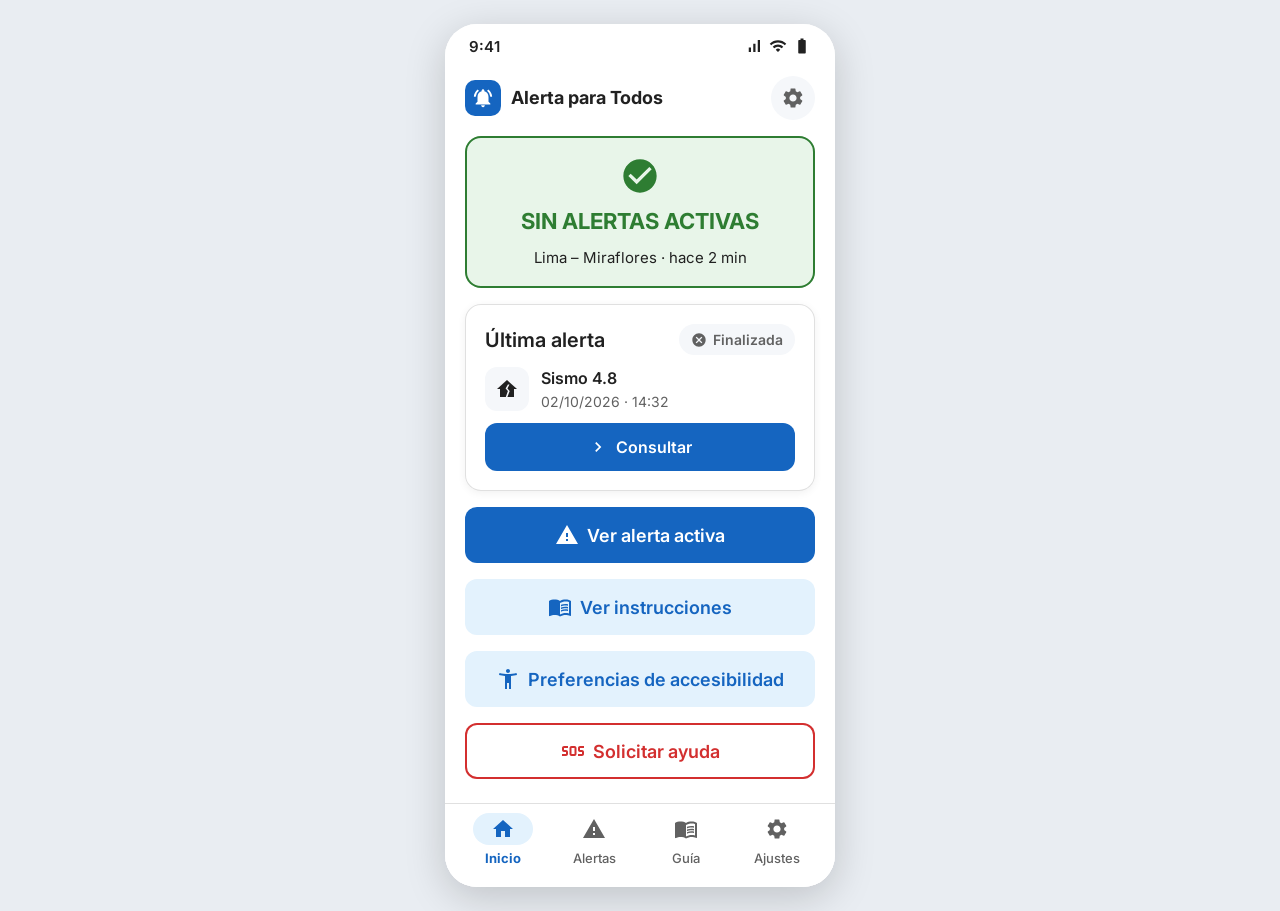
<file: index.html>
<!DOCTYPE html>
<html lang="es">
<head>
  <meta charset="UTF-8">
  <meta name="viewport" content="width=device-width, initial-scale=1.0">
  <title>Inicio | Alerta para Todos</title>
  <meta name="description" content="Alerta para Todos: alertas de emergencia accesibles. Pantalla MM-01.">
  <link rel="icon" href="imagenes/favicon.svg" type="image/svg+xml">
  <link rel="preconnect" href="https://fonts.googleapis.com">
  <link rel="preconnect" href="https://fonts.gstatic.com" crossorigin>
  <link href="https://fonts.googleapis.com/css2?family=Inter:wght@400;500;600;700&display=swap" rel="stylesheet">
  <link rel="stylesheet" href="css/estilos.css">
</head>
<body class="mobile" data-pantalla="MM-01">
  <div class="telefono" id="pantalla">
<div class="mm-01-inicio-1"><div class="status-bar-2"><div class="txt-3">9:41</div><div class="e4"><span class="ico-5"><svg fill="currentColor" aria-hidden="true" xmlns="http://www.w3.org/2000/svg" width="18" height="18" viewBox="0 0 24 24"><path d="M17 4h3v16h-3zM5 14h3v6H5zm6-5h3v11h-3z"/></svg></span><span class="ico-5"><svg fill="currentColor" aria-hidden="true" xmlns="http://www.w3.org/2000/svg" width="18" height="18" viewBox="0 0 24 24"><path d="m1 9 2 2c4.97-4.97 13.03-4.97 18 0l2-2C16.93 2.93 7.08 2.93 1 9zm8 8 3 3 3-3a4.237 4.237 0 0 0-6 0zm-4-4 2 2a7.074 7.074 0 0 1 10 0l2-2C15.14 9.14 8.87 9.14 5 13z"/></svg></span><span class="ico-5"><svg fill="currentColor" aria-hidden="true" xmlns="http://www.w3.org/2000/svg" width="18" height="18" viewBox="0 0 24 24"><path d="M15.67 4H14V2h-4v2H8.33C7.6 4 7 4.6 7 5.33v15.33C7 21.4 7.6 22 8.33 22h7.33c.74 0 1.34-.6 1.34-1.33V5.33C17 4.6 16.4 4 15.67 4z"/></svg></span></div></div><div class="e6"><div class="logo-7"><div class="e8"><span class="ico-9"><svg fill="currentColor" aria-hidden="true" xmlns="http://www.w3.org/2000/svg" width="22" height="22" viewBox="0 0 24 24"><path d="M7.58 4.08 6.15 2.65C3.75 4.48 2.17 7.3 2.03 10.5h2a8.445 8.445 0 0 1 3.55-6.42zm12.39 6.42h2c-.15-3.2-1.73-6.02-4.12-7.85l-1.42 1.43a8.495 8.495 0 0 1 3.54 6.42zM18 11c0-3.07-1.64-5.64-4.5-6.32V4c0-.83-.67-1.5-1.5-1.5s-1.5.67-1.5 1.5v.68C7.63 5.36 6 7.92 6 11v5l-2 2v1h16v-1l-2-2v-5zm-6 11c.14 0 .27-.01.4-.04.65-.14 1.18-.58 1.44-1.18.1-.24.15-.5.15-.78h-4c.01 1.1.9 2 2.01 2z"/></svg></span></div><div class="txt-10">Alerta para Todos</div></div><a class="e11 enlace" href="accesibilidad.html"><span class="ico-12"><svg fill="currentColor" aria-hidden="true" xmlns="http://www.w3.org/2000/svg" width="24" height="24" viewBox="0 0 24 24"><path d="M19.14 12.94c.04-.3.06-.61.06-.94 0-.32-.02-.64-.07-.94l2.03-1.58a.49.49 0 0 0 .12-.61l-1.92-3.32a.488.488 0 0 0-.59-.22l-2.39.96c-.5-.38-1.03-.7-1.62-.94l-.36-2.54a.484.484 0 0 0-.48-.41h-3.84c-.24 0-.43.17-.47.41l-.36 2.54c-.59.24-1.13.57-1.62.94l-2.39-.96c-.22-.08-.47 0-.59.22L2.74 8.87c-.12.21-.08.47.12.61l2.03 1.58c-.05.3-.09.63-.09.94s.02.64.07.94l-2.03 1.58a.49.49 0 0 0-.12.61l1.92 3.32c.12.22.37.29.59.22l2.39-.96c.5.38 1.03.7 1.62.94l.36 2.54c.05.24.24.41.48.41h3.84c.24 0 .44-.17.47-.41l.36-2.54c.59-.24 1.13-.56 1.62-.94l2.39.96c.22.08.47 0 .59-.22l1.92-3.32c.12-.22.07-.47-.12-.61l-2.01-1.58zM12 15.6c-1.98 0-3.6-1.62-3.6-3.6s1.62-3.6 3.6-3.6 3.6 1.62 3.6 3.6-1.62 3.6-3.6 3.6z"/></svg></span></a></div><div class="contenido-13"><div class="estado-14"><span class="ico-15"><svg fill="currentColor" aria-hidden="true" xmlns="http://www.w3.org/2000/svg" width="40" height="40" viewBox="0 0 24 24"><path d="M12 2C6.48 2 2 6.48 2 12s4.48 10 10 10 10-4.48 10-10S17.52 2 12 2zm-2 15-5-5 1.41-1.41L10 14.17l7.59-7.59L19 8l-9 9z"/></svg></span><div class="txt-16">SIN ALERTAS ACTIVAS</div><div class="txt-17">Lima – Miraflores · hace 2 min</div></div><div class="ultima-alerta-18"><div class="e19"><div class="txt-20">Última alerta</div><div class="finalizada-21"><span class="ico-22"><svg fill="currentColor" aria-hidden="true" xmlns="http://www.w3.org/2000/svg" width="16" height="16" viewBox="0 0 24 24"><path d="M12 2C6.47 2 2 6.47 2 12s4.47 10 10 10 10-4.47 10-10S17.53 2 12 2zm5 13.59L15.59 17 12 13.41 8.41 17 7 15.59 10.59 12 7 8.41 8.41 7 12 10.59 15.59 7 17 8.41 13.41 12 17 15.59z"/></svg></span><div class="txt-23">Finalizada</div></div></div><div class="e24"><div class="e25"><span class="ico-26"><svg fill="currentColor" aria-hidden="true" xmlns="http://www.w3.org/2000/svg" width="24" height="24" viewBox="0 0 24 24"><path fill-rule="evenodd" d="M12 3 2 12h3v8h14v-8h3L12 3zm.9 4.5-2.3 4 2.3 2.6-2.1 5.9h1.6l2.3-6-2.3-2.5 2.1-4z"/></svg></span></div><div class="e27"><div class="txt-28">Sismo 4.8</div><div class="txt-29">02/10/2026 · 14:32</div></div></div><a class="consultar-30 boton" href="detalle-alerta.html" aria-label="Consultar"><span class="ico-31"><svg fill="currentColor" aria-hidden="true" xmlns="http://www.w3.org/2000/svg" width="20" height="20" viewBox="0 0 24 24"><path d="M10 6 8.59 7.41 13.17 12l-4.58 4.59L10 18l6-6z"/></svg></span><div class="txt-32">Consultar</div></a></div><a class="ver-alerta-activa-33 boton" href="alerta-activa.html" aria-label="Ver alerta activa" data-alerta="1"><span class="ico-34"><svg fill="currentColor" aria-hidden="true" xmlns="http://www.w3.org/2000/svg" width="24" height="24" viewBox="0 0 24 24"><path d="M1 21h22L12 2 1 21zm12-3h-2v-2h2v2zm0-4h-2v-4h2v4z"/></svg></span><div class="txt-35">Ver alerta activa</div></a><a class="ver-instrucciones-36 boton" href="detalle-alerta.html" aria-label="Ver instrucciones"><span class="ico-37"><svg fill="currentColor" aria-hidden="true" xmlns="http://www.w3.org/2000/svg" width="24" height="24" viewBox="0 0 24 24"><path d="M21 5c-1.11-.35-2.33-.5-3.5-.5-1.95 0-4.05.4-5.5 1.5-1.45-1.1-3.55-1.5-5.5-1.5S2.45 4.9 1 6v14.65c0 .25.25.5.5.5.1 0 .15-.05.25-.05C3.1 20.45 5.05 20 6.5 20c1.95 0 4.05.4 5.5 1.5 1.35-.85 3.8-1.5 5.5-1.5 1.65 0 3.35.3 4.75 1.05.1.05.15.05.25.05.25 0 .5-.25.5-.5V6c-.6-.45-1.25-.75-2-1zm0 13.5c-1.1-.35-2.3-.5-3.5-.5-1.7 0-4.15.65-5.5 1.5V8c1.35-.85 3.8-1.5 5.5-1.5 1.2 0 2.4.15 3.5.5v11.5z"/><path d="M17.5 10.5c.88 0 1.73.09 2.5.26V9.24c-.79-.15-1.64-.24-2.5-.24-1.7 0-3.24.29-4.5.83v1.66c1.13-.64 2.7-.99 4.5-.99zM13 12.49v1.66c1.13-.64 2.7-.99 4.5-.99.88 0 1.73.09 2.5.26V11.9c-.79-.15-1.64-.24-2.5-.24-1.7 0-3.24.3-4.5.83zm4.5 1.84c-1.7 0-3.24.29-4.5.83v1.66c1.13-.64 2.7-.99 4.5-.99.88 0 1.73.09 2.5.26v-1.52c-.79-.16-1.64-.24-2.5-.24z"/></svg></span><div class="txt-38">Ver instrucciones</div></a><a class="ver-instrucciones-36 boton" href="accesibilidad.html" aria-label="Preferencias de accesibilidad"><span class="ico-37"><svg fill="currentColor" aria-hidden="true" xmlns="http://www.w3.org/2000/svg" width="24" height="24" viewBox="0 0 24 24"><path d="M20.5 6c-2.61.7-5.67 1-8.5 1s-5.89-.3-8.5-1L3 8c1.86.5 4 .83 6 1v13h2v-6h2v6h2V9c2-.17 4.14-.5 6-1l-.5-2zM12 6c1.1 0 2-.9 2-2s-.9-2-2-2-2 .9-2 2 .9 2 2 2z"/></svg></span><div class="txt-38">Preferencias de accesibilidad</div></a><a class="solicitar-ayuda-39 boton" href="solicitar-ayuda.html" aria-label="Solicitar ayuda"><span class="ico-40"><svg fill="currentColor" aria-hidden="true" xmlns="http://www.w3.org/2000/svg" width="24" height="24" viewBox="0 0 24 24"><path d="M13.5 7h-3c-1.1 0-2 .9-2 2v6c0 1.1.9 2 2 2h3c1.1 0 2-.9 2-2V9c0-1.1-.9-2-2-2zm0 8h-3V9h3v6zM1 15h4v-2H3c-1.1 0-2-.9-2-2V9c0-1.1.9-2 2-2h4v2H3v2h2c1.1 0 2 .9 2 2v2c0 1.1-.9 2-2 2H1v-2zm16 0h4v-2h-2c-1.1 0-2-.9-2-2V9c0-1.1.9-2 2-2h4v2h-4v2h2c1.1 0 2 .9 2 2v2c0 1.1-.9 2-2 2h-4v-2z"/></svg></span><div class="txt-41">Solicitar ayuda</div></a></div><nav class="tab-bar-42 tab-bar" aria-label="Navegación principal"><a class="inicio-43 enlace" href="index.html" aria-label="Inicio"><div class="e44"><span class="ico-37"><svg fill="currentColor" aria-hidden="true" xmlns="http://www.w3.org/2000/svg" width="24" height="24" viewBox="0 0 24 24"><path d="M10 20v-6h4v6h5v-8h3L12 3 2 12h3v8z"/></svg></span></div><div class="txt-45">Inicio</div></a><a class="inicio-43 enlace" href="alerta-activa.html" aria-label="Alertas" data-alerta="1"><div class="e46"><span class="ico-12"><svg fill="currentColor" aria-hidden="true" xmlns="http://www.w3.org/2000/svg" width="24" height="24" viewBox="0 0 24 24"><path d="M1 21h22L12 2 1 21zm12-3h-2v-2h2v2zm0-4h-2v-4h2v4z"/></svg></span></div><div class="txt-47">Alertas</div></a><a class="inicio-43 enlace" href="detalle-alerta.html" aria-label="Guía"><div class="e46"><span class="ico-12"><svg fill="currentColor" aria-hidden="true" xmlns="http://www.w3.org/2000/svg" width="24" height="24" viewBox="0 0 24 24"><path d="M21 5c-1.11-.35-2.33-.5-3.5-.5-1.95 0-4.05.4-5.5 1.5-1.45-1.1-3.55-1.5-5.5-1.5S2.45 4.9 1 6v14.65c0 .25.25.5.5.5.1 0 .15-.05.25-.05C3.1 20.45 5.05 20 6.5 20c1.95 0 4.05.4 5.5 1.5 1.35-.85 3.8-1.5 5.5-1.5 1.65 0 3.35.3 4.75 1.05.1.05.15.05.25.05.25 0 .5-.25.5-.5V6c-.6-.45-1.25-.75-2-1zm0 13.5c-1.1-.35-2.3-.5-3.5-.5-1.7 0-4.15.65-5.5 1.5V8c1.35-.85 3.8-1.5 5.5-1.5 1.2 0 2.4.15 3.5.5v11.5z"/><path d="M17.5 10.5c.88 0 1.73.09 2.5.26V9.24c-.79-.15-1.64-.24-2.5-.24-1.7 0-3.24.29-4.5.83v1.66c1.13-.64 2.7-.99 4.5-.99zM13 12.49v1.66c1.13-.64 2.7-.99 4.5-.99.88 0 1.73.09 2.5.26V11.9c-.79-.15-1.64-.24-2.5-.24-1.7 0-3.24.3-4.5.83zm4.5 1.84c-1.7 0-3.24.29-4.5.83v1.66c1.13-.64 2.7-.99 4.5-.99.88 0 1.73.09 2.5.26v-1.52c-.79-.16-1.64-.24-2.5-.24z"/></svg></span></div><div class="txt-47">Guía</div></a><a class="inicio-43 enlace" href="accesibilidad.html" aria-label="Ajustes"><div class="e46"><span class="ico-12"><svg fill="currentColor" aria-hidden="true" xmlns="http://www.w3.org/2000/svg" width="24" height="24" viewBox="0 0 24 24"><path d="M19.14 12.94c.04-.3.06-.61.06-.94 0-.32-.02-.64-.07-.94l2.03-1.58a.49.49 0 0 0 .12-.61l-1.92-3.32a.488.488 0 0 0-.59-.22l-2.39.96c-.5-.38-1.03-.7-1.62-.94l-.36-2.54a.484.484 0 0 0-.48-.41h-3.84c-.24 0-.43.17-.47.41l-.36 2.54c-.59.24-1.13.57-1.62.94l-2.39-.96c-.22-.08-.47 0-.59.22L2.74 8.87c-.12.21-.08.47.12.61l2.03 1.58c-.05.3-.09.63-.09.94s.02.64.07.94l-2.03 1.58a.49.49 0 0 0-.12.61l1.92 3.32c.12.22.37.29.59.22l2.39-.96c.5.38 1.03.7 1.62.94l.36 2.54c.05.24.24.41.48.41h3.84c.24 0 .44-.17.47-.41l.36-2.54c.59-.24 1.13-.56 1.62-.94l2.39.96c.22.08.47 0 .59-.22l1.92-3.32c.12-.22.07-.47-.12-.61l-2.01-1.58zM12 15.6c-1.98 0-3.6-1.62-3.6-3.6s1.62-3.6 3.6-3.6 3.6 1.62 3.6 3.6-1.62 3.6-3.6 3.6z"/></svg></span></div><div class="txt-47">Ajustes</div></a></nav></div>
  </div>
  <div class="aviso" id="aviso" role="status" aria-live="polite"></div>
  <script src="js/script.js"></script>
</body>
</html>
</file>
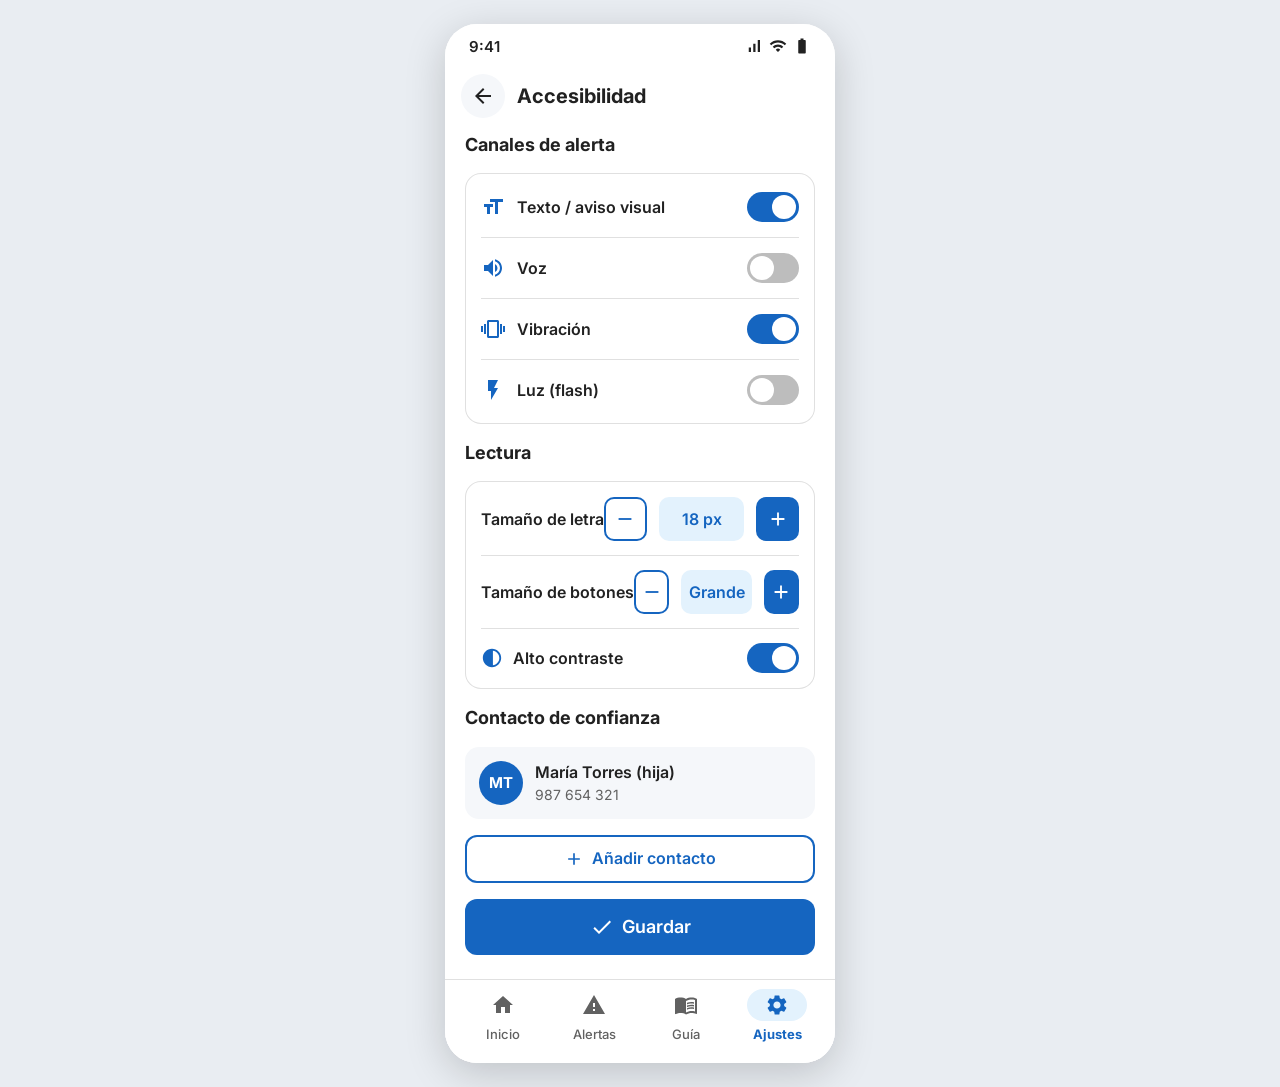
<file: accesibilidad.html>
<!DOCTYPE html>
<html lang="es">
<head>
  <meta charset="UTF-8">
  <meta name="viewport" content="width=device-width, initial-scale=1.0">
  <title>Preferencias / Accesibilidad | Alerta para Todos</title>
  <meta name="description" content="Alerta para Todos: alertas de emergencia accesibles. Pantalla MM-03.">
  <link rel="icon" href="imagenes/favicon.svg" type="image/svg+xml">
  <link rel="preconnect" href="https://fonts.googleapis.com">
  <link rel="preconnect" href="https://fonts.gstatic.com" crossorigin>
  <link href="https://fonts.googleapis.com/css2?family=Inter:wght@400;500;600;700&display=swap" rel="stylesheet">
  <link rel="stylesheet" href="css/estilos.css">
</head>
<body class="mobile" data-pantalla="MM-03">
  <div class="telefono" id="pantalla">
<div class="mm-01-inicio-1"><div class="status-bar-2"><div class="txt-3">9:41</div><div class="e4"><span class="ico-5"><svg fill="currentColor" aria-hidden="true" xmlns="http://www.w3.org/2000/svg" width="18" height="18" viewBox="0 0 24 24"><path d="M17 4h3v16h-3zM5 14h3v6H5zm6-5h3v11h-3z"/></svg></span><span class="ico-5"><svg fill="currentColor" aria-hidden="true" xmlns="http://www.w3.org/2000/svg" width="18" height="18" viewBox="0 0 24 24"><path d="m1 9 2 2c4.97-4.97 13.03-4.97 18 0l2-2C16.93 2.93 7.08 2.93 1 9zm8 8 3 3 3-3a4.237 4.237 0 0 0-6 0zm-4-4 2 2a7.074 7.074 0 0 1 10 0l2-2C15.14 9.14 8.87 9.14 5 13z"/></svg></span><span class="ico-5"><svg fill="currentColor" aria-hidden="true" xmlns="http://www.w3.org/2000/svg" width="18" height="18" viewBox="0 0 24 24"><path d="M15.67 4H14V2h-4v2H8.33C7.6 4 7 4.6 7 5.33v15.33C7 21.4 7.6 22 8.33 22h7.33c.74 0 1.34-.6 1.34-1.33V5.33C17 4.6 16.4 4 15.67 4z"/></svg></span></div></div><div class="header-89"><a class="e11 enlace" href="index.html" aria-label="Volver"><span class="ico-26"><svg fill="currentColor" aria-hidden="true" xmlns="http://www.w3.org/2000/svg" width="24" height="24" viewBox="0 0 24 24"><path d="M20 11H7.83l5.59-5.59L12 4l-8 8 8 8 1.41-1.41L7.83 13H20v-2z"/></svg></span></a><div class="txt-90">Accesibilidad</div></div><div class="contenido-13"><div class="txt-91">Canales de alerta</div><div class="canales-92"><div class="aviso-visual-93"><span class="ico-37"><svg fill="currentColor" aria-hidden="true" xmlns="http://www.w3.org/2000/svg" width="24" height="24" viewBox="0 0 24 24"><path d="M9 4v3h5v12h3V7h5V4H9zm-6 8h3v7h3v-7h3V9H3v3z"/></svg></span><div class="txt-94">Texto / aviso visual</div><button type="button" role="switch" aria-checked="true" class="toggle on" data-rol="toggle"><span class="knob"></span></button></div><div class="divider-96"></div><div class="aviso-visual-93"><span class="ico-37"><svg fill="currentColor" aria-hidden="true" xmlns="http://www.w3.org/2000/svg" width="24" height="24" viewBox="0 0 24 24"><path d="M3 9v6h4l5 5V4L7 9H3zm13.5 3A4.5 4.5 0 0 0 14 7.97v8.05c1.48-.73 2.5-2.25 2.5-4.02zM14 3.23v2.06c2.89.86 5 3.54 5 6.71s-2.11 5.85-5 6.71v2.06c4.01-.91 7-4.49 7-8.77s-2.99-7.86-7-8.77z"/></svg></span><div class="txt-94">Voz</div><button type="button" role="switch" aria-checked="false" class="toggle " data-rol="toggle"><span class="knob"></span></button></div><div class="divider-96"></div><div class="aviso-visual-93"><span class="ico-37"><svg fill="currentColor" aria-hidden="true" xmlns="http://www.w3.org/2000/svg" width="24" height="24" viewBox="0 0 24 24"><path d="M0 15h2V9H0v6zm3 2h2V7H3v10zm19-8v6h2V9h-2zm-3 8h2V7h-2v10zM16.5 3h-9C6.67 3 6 3.67 6 4.5v15c0 .83.67 1.5 1.5 1.5h9c.83 0 1.5-.67 1.5-1.5v-15c0-.83-.67-1.5-1.5-1.5zM16 19H8V5h8v14z"/></svg></span><div class="txt-94">Vibración</div><button type="button" role="switch" aria-checked="true" class="toggle on" data-rol="toggle"><span class="knob"></span></button></div><div class="divider-96"></div><div class="aviso-visual-93"><span class="ico-37"><svg fill="currentColor" aria-hidden="true" xmlns="http://www.w3.org/2000/svg" width="24" height="24" viewBox="0 0 24 24"><path d="M7 2v11h3v9l7-12h-4l4-8z"/></svg></span><div class="txt-94">Luz (flash)</div><button type="button" role="switch" aria-checked="false" class="toggle " data-rol="toggle"><span class="knob"></span></button></div></div><div class="txt-91">Lectura</div><div class="lectura-98"><div class="e19"><div class="txt-99">Tamaño de letra</div><div class="letra-100" data-rol="stepper" data-tipo="texto"><button type="button" class="paso-ctrl-101 btn-reset" data-accion="menos" aria-label="Disminuir"><span class="ico-73"><svg fill="currentColor" aria-hidden="true" xmlns="http://www.w3.org/2000/svg" width="22" height="22" viewBox="0 0 24 24"><path d="M19 13H5v-2h14v2z"/></svg></span></button><div class="paso-ctrl-103" data-rol="valor"><div class="txt-102">18 px</div></div><button type="button" class="paso-ctrl-104 btn-reset" data-accion="mas" aria-label="Aumentar"><span class="ico-9"><svg fill="currentColor" aria-hidden="true" xmlns="http://www.w3.org/2000/svg" width="22" height="22" viewBox="0 0 24 24"><path d="M19 13h-6v6h-2v-6H5v-2h6V5h2v6h6v2z"/></svg></span></button></div></div><div class="divider-96"></div><div class="e19"><div class="txt-99">Tamaño de botones</div><div class="letra-100" data-rol="stepper" data-tipo="botones"><button type="button" class="paso-ctrl-101 btn-reset" data-accion="menos" aria-label="Disminuir"><span class="ico-73"><svg fill="currentColor" aria-hidden="true" xmlns="http://www.w3.org/2000/svg" width="22" height="22" viewBox="0 0 24 24"><path d="M19 13H5v-2h14v2z"/></svg></span></button><div class="paso-ctrl-103" data-rol="valor"><div class="txt-102">Grande</div></div><button type="button" class="paso-ctrl-104 btn-reset" data-accion="mas" aria-label="Aumentar"><span class="ico-9"><svg fill="currentColor" aria-hidden="true" xmlns="http://www.w3.org/2000/svg" width="22" height="22" viewBox="0 0 24 24"><path d="M19 13h-6v6h-2v-6H5v-2h6V5h2v6h6v2z"/></svg></span></button></div></div><div class="divider-96"></div><div class="e19"><div class="logo-7"><span class="ico-73"><svg fill="currentColor" aria-hidden="true" xmlns="http://www.w3.org/2000/svg" width="22" height="22" viewBox="0 0 24 24"><path d="M12 22c5.52 0 10-4.48 10-10S17.52 2 12 2 2 6.48 2 12s4.48 10 10 10zm1-17.93c3.94.49 7 3.85 7 7.93s-3.05 7.44-7 7.93V4.07z"/></svg></span><div class="txt-99">Alto contraste</div></div><button type="button" role="switch" aria-checked="true" class="toggle on" data-rol="toggle"><span class="knob"></span></button></div></div><div class="txt-91">Contacto de confianza</div><div class="contacto-105"><div class="e106"><div class="txt-107">MT</div></div><div class="e69"><div class="txt-28">María Torres (hija)</div><div class="txt-29">987 654 321</div></div></div><button type="button" class="anadir-contacto-108 boton btn-reset" data-accion="anadir-contacto"><span class="ico-109"><svg fill="currentColor" aria-hidden="true" xmlns="http://www.w3.org/2000/svg" width="20" height="20" viewBox="0 0 24 24"><path d="M19 13h-6v6h-2v-6H5v-2h6V5h2v6h6v2z"/></svg></span><div class="txt-102">Añadir contacto</div></button><a class="ver-alerta-activa-33 boton" href="index.html" aria-label="Guardar"><span class="ico-34"><svg fill="currentColor" aria-hidden="true" xmlns="http://www.w3.org/2000/svg" width="24" height="24" viewBox="0 0 24 24"><path d="M9 16.17 4.83 12l-1.42 1.41L9 19 21 7l-1.41-1.41z"/></svg></span><div class="txt-35">Guardar</div></a></div><nav class="tab-bar-42 tab-bar" aria-label="Navegación principal"><a class="inicio-43 enlace" href="index.html" aria-label="Inicio"><div class="e46"><span class="ico-12"><svg fill="currentColor" aria-hidden="true" xmlns="http://www.w3.org/2000/svg" width="24" height="24" viewBox="0 0 24 24"><path d="M10 20v-6h4v6h5v-8h3L12 3 2 12h3v8z"/></svg></span></div><div class="txt-47">Inicio</div></a><a class="inicio-43 enlace" href="alerta-activa.html" aria-label="Alertas" data-alerta="1"><div class="e46"><span class="ico-12"><svg fill="currentColor" aria-hidden="true" xmlns="http://www.w3.org/2000/svg" width="24" height="24" viewBox="0 0 24 24"><path d="M1 21h22L12 2 1 21zm12-3h-2v-2h2v2zm0-4h-2v-4h2v4z"/></svg></span></div><div class="txt-47">Alertas</div></a><a class="inicio-43 enlace" href="detalle-alerta.html" aria-label="Guía"><div class="e46"><span class="ico-12"><svg fill="currentColor" aria-hidden="true" xmlns="http://www.w3.org/2000/svg" width="24" height="24" viewBox="0 0 24 24"><path d="M21 5c-1.11-.35-2.33-.5-3.5-.5-1.95 0-4.05.4-5.5 1.5-1.45-1.1-3.55-1.5-5.5-1.5S2.45 4.9 1 6v14.65c0 .25.25.5.5.5.1 0 .15-.05.25-.05C3.1 20.45 5.05 20 6.5 20c1.95 0 4.05.4 5.5 1.5 1.35-.85 3.8-1.5 5.5-1.5 1.65 0 3.35.3 4.75 1.05.1.05.15.05.25.05.25 0 .5-.25.5-.5V6c-.6-.45-1.25-.75-2-1zm0 13.5c-1.1-.35-2.3-.5-3.5-.5-1.7 0-4.15.65-5.5 1.5V8c1.35-.85 3.8-1.5 5.5-1.5 1.2 0 2.4.15 3.5.5v11.5z"/><path d="M17.5 10.5c.88 0 1.73.09 2.5.26V9.24c-.79-.15-1.64-.24-2.5-.24-1.7 0-3.24.29-4.5.83v1.66c1.13-.64 2.7-.99 4.5-.99zM13 12.49v1.66c1.13-.64 2.7-.99 4.5-.99.88 0 1.73.09 2.5.26V11.9c-.79-.15-1.64-.24-2.5-.24-1.7 0-3.24.3-4.5.83zm4.5 1.84c-1.7 0-3.24.29-4.5.83v1.66c1.13-.64 2.7-.99 4.5-.99.88 0 1.73.09 2.5.26v-1.52c-.79-.16-1.64-.24-2.5-.24z"/></svg></span></div><div class="txt-47">Guía</div></a><a class="inicio-43 enlace" href="accesibilidad.html" aria-label="Ajustes"><div class="e44"><span class="ico-37"><svg fill="currentColor" aria-hidden="true" xmlns="http://www.w3.org/2000/svg" width="24" height="24" viewBox="0 0 24 24"><path d="M19.14 12.94c.04-.3.06-.61.06-.94 0-.32-.02-.64-.07-.94l2.03-1.58a.49.49 0 0 0 .12-.61l-1.92-3.32a.488.488 0 0 0-.59-.22l-2.39.96c-.5-.38-1.03-.7-1.62-.94l-.36-2.54a.484.484 0 0 0-.48-.41h-3.84c-.24 0-.43.17-.47.41l-.36 2.54c-.59.24-1.13.57-1.62.94l-2.39-.96c-.22-.08-.47 0-.59.22L2.74 8.87c-.12.21-.08.47.12.61l2.03 1.58c-.05.3-.09.63-.09.94s.02.64.07.94l-2.03 1.58a.49.49 0 0 0-.12.61l1.92 3.32c.12.22.37.29.59.22l2.39-.96c.5.38 1.03.7 1.62.94l.36 2.54c.05.24.24.41.48.41h3.84c.24 0 .44-.17.47-.41l.36-2.54c.59-.24 1.13-.56 1.62-.94l2.39.96c.22.08.47 0 .59-.22l1.92-3.32c.12-.22.07-.47-.12-.61l-2.01-1.58zM12 15.6c-1.98 0-3.6-1.62-3.6-3.6s1.62-3.6 3.6-3.6 3.6 1.62 3.6 3.6-1.62 3.6-3.6 3.6z"/></svg></span></div><div class="txt-45">Ajustes</div></a></nav></div>
  </div>
  <div class="aviso" id="aviso" role="status" aria-live="polite"></div>
  <script src="js/script.js"></script>
</body>
</html>
</file>
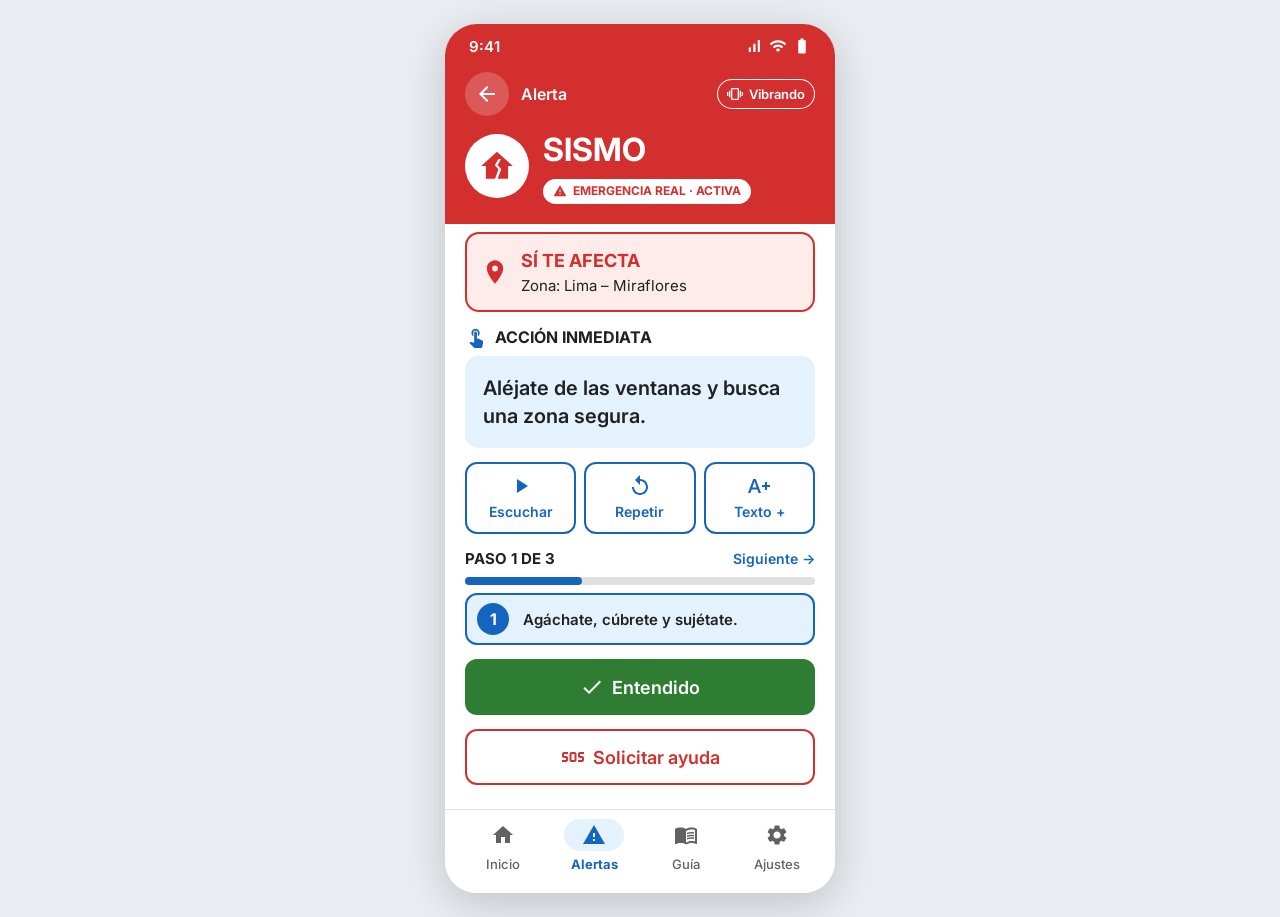
<file: alerta-activa.html>
<!DOCTYPE html>
<html lang="es">
<head>
  <meta charset="UTF-8">
  <meta name="viewport" content="width=device-width, initial-scale=1.0">
  <title>Alerta activa | Alerta para Todos</title>
  <meta name="description" content="Alerta para Todos: alertas de emergencia accesibles. Pantalla MM-02.">
  <link rel="icon" href="imagenes/favicon.svg" type="image/svg+xml">
  <link rel="preconnect" href="https://fonts.googleapis.com">
  <link rel="preconnect" href="https://fonts.gstatic.com" crossorigin>
  <link href="https://fonts.googleapis.com/css2?family=Inter:wght@400;500;600;700&display=swap" rel="stylesheet">
  <link rel="stylesheet" href="css/estilos.css">
</head>
<body class="mobile" data-pantalla="MM-02">
  <div class="telefono" id="pantalla">
<div class="mm-01-inicio-1"><div class="status-bar-48"><div class="txt-49">9:41</div><div class="e4"><span class="ico-50"><svg fill="currentColor" aria-hidden="true" xmlns="http://www.w3.org/2000/svg" width="18" height="18" viewBox="0 0 24 24"><path d="M17 4h3v16h-3zM5 14h3v6H5zm6-5h3v11h-3z"/></svg></span><span class="ico-50"><svg fill="currentColor" aria-hidden="true" xmlns="http://www.w3.org/2000/svg" width="18" height="18" viewBox="0 0 24 24"><path d="m1 9 2 2c4.97-4.97 13.03-4.97 18 0l2-2C16.93 2.93 7.08 2.93 1 9zm8 8 3 3 3-3a4.237 4.237 0 0 0-6 0zm-4-4 2 2a7.074 7.074 0 0 1 10 0l2-2C15.14 9.14 8.87 9.14 5 13z"/></svg></span><span class="ico-50"><svg fill="currentColor" aria-hidden="true" xmlns="http://www.w3.org/2000/svg" width="18" height="18" viewBox="0 0 24 24"><path d="M15.67 4H14V2h-4v2H8.33C7.6 4 7 4.6 7 5.33v15.33C7 21.4 7.6 22 8.33 22h7.33c.74 0 1.34-.6 1.34-1.33V5.33C17 4.6 16.4 4 15.67 4z"/></svg></span></div></div><div class="cabecera-de-emergencia-51"><div class="e52"><a class="volver-53 enlace" href="index.html" aria-label="Volver"><span class="ico-34"><svg fill="currentColor" aria-hidden="true" xmlns="http://www.w3.org/2000/svg" width="24" height="24" viewBox="0 0 24 24"><path d="M20 11H7.83l5.59-5.59L12 4l-8 8 8 8 1.41-1.41L7.83 13H20v-2z"/></svg></span></a><div class="txt-54">Alerta</div><div class="e55"><span class="ico-56"><svg fill="currentColor" aria-hidden="true" xmlns="http://www.w3.org/2000/svg" width="16" height="16" viewBox="0 0 24 24"><path d="M0 15h2V9H0v6zm3 2h2V7H3v10zm19-8v6h2V9h-2zm-3 8h2V7h-2v10zM16.5 3h-9C6.67 3 6 3.67 6 4.5v15c0 .83.67 1.5 1.5 1.5h9c.83 0 1.5-.67 1.5-1.5v-15c0-.83-.67-1.5-1.5-1.5zM16 19H8V5h8v14z"/></svg></span><div class="txt-57">Vibrando</div></div></div><div class="e58"><div class="e59"><span class="ico-60"><svg fill="currentColor" aria-hidden="true" xmlns="http://www.w3.org/2000/svg" width="38" height="38" viewBox="0 0 24 24"><path fill-rule="evenodd" d="M12 3 2 12h3v8h14v-8h3L12 3zm.9 4.5-2.3 4 2.3 2.6-2.1 5.9h1.6l2.3-6-2.3-2.5 2.1-4z"/></svg></span></div><div class="e61"><div class="txt-62">SISMO</div><div class="e63"><span class="ico-64"><svg fill="currentColor" aria-hidden="true" xmlns="http://www.w3.org/2000/svg" width="14" height="14" viewBox="0 0 24 24"><path d="M1 21h22L12 2 1 21zm12-3h-2v-2h2v2zm0-4h-2v-4h2v4z"/></svg></span><div class="txt-65">EMERGENCIA REAL · ACTIVA</div></div></div></div></div><div class="contenido-66"><div class="te-afecta-67"><span class="ico-68"><svg fill="currentColor" aria-hidden="true" xmlns="http://www.w3.org/2000/svg" width="28" height="28" viewBox="0 0 24 24"><path d="M12 2C8.13 2 5 5.13 5 9c0 5.25 7 13 7 13s7-7.75 7-13c0-3.87-3.13-7-7-7zm0 9.5a2.5 2.5 0 0 1 0-5 2.5 2.5 0 0 1 0 5z"/></svg></span><div class="e69"><div class="txt-70">SÍ TE AFECTA</div><div class="txt-17">Zona: Lima – Miraflores</div></div></div><div class="accion-inmediata-71"><div class="e72"><span class="ico-73"><svg fill="currentColor" aria-hidden="true" xmlns="http://www.w3.org/2000/svg" width="22" height="22" viewBox="0 0 24 24"><path d="M9 11.24V7.5a2.5 2.5 0 0 1 5 0v3.74c1.21-.81 2-2.18 2-3.74C16 5.01 13.99 3 11.5 3S7 5.01 7 7.5c0 1.56.79 2.93 2 3.74zm9.84 4.63-4.54-2.26c-.17-.07-.35-.11-.54-.11H13v-6c0-.83-.67-1.5-1.5-1.5S10 6.67 10 7.5v10.74c-3.6-.76-3.54-.75-3.67-.75-.31 0-.59.13-.79.33l-.79.8 4.94 4.94c.27.27.65.44 1.06.44h6.79c.75 0 1.33-.55 1.44-1.28l.75-5.27c.01-.07.02-.14.02-.2 0-.62-.38-1.16-.91-1.38z"/></svg></span><div class="txt-74">ACCIÓN INMEDIATA</div></div><div class="e75"><div class="txt-76" data-rol="texto-instruccion">Aléjate de las ventanas y busca una zona segura.</div></div></div><div class="controles-77"><button type="button" class="escuchar-78 boton btn-reset" data-accion="escuchar"><span class="ico-37"><svg fill="currentColor" aria-hidden="true" xmlns="http://www.w3.org/2000/svg" width="24" height="24" viewBox="0 0 24 24"><path d="M8 5v14l11-7z"/></svg></span><div class="txt-79">Escuchar</div></button><button type="button" class="escuchar-78 boton btn-reset" data-accion="repetir"><span class="ico-37"><svg fill="currentColor" aria-hidden="true" xmlns="http://www.w3.org/2000/svg" width="24" height="24" viewBox="0 0 24 24"><path d="M12 5V1L7 6l5 5V7c3.31 0 6 2.69 6 6s-2.69 6-6 6-6-2.69-6-6H4c0 4.42 3.58 8 8 8s8-3.58 8-8-3.58-8-8-8z"/></svg></span><div class="txt-79">Repetir</div></button><button type="button" class="escuchar-78 boton btn-reset" data-accion="texto"><span class="ico-37"><svg fill="currentColor" aria-hidden="true" xmlns="http://www.w3.org/2000/svg" width="24" height="24" viewBox="0 0 24 24"><path d="M.99 19h2.42l1.27-3.58h5.65L11.59 19h2.42L8.75 5h-2.5L.99 19zm4.42-5.61L7.44 7.6h.12l2.03 5.79H5.41zM20 11h3v2h-3v3h-2v-3h-3v-2h3V8h2v3z"/></svg></span><div class="txt-79">Texto +</div></button></div><div class="accion-inmediata-71"><div class="e19"><div class="txt-80" data-rol="contador-paso">PASO 1 DE 3</div><button type="button" class="txt-81 btn-reset" data-accion="siguiente-paso">Siguiente →</button></div><div class="progreso-82" data-rol="progreso"><div class="e83"></div></div><div class="paso-1-84" data-rol="paso" data-n="1"><div class="e85"><div class="txt-86">1</div></div><div class="txt-87" data-rol="texto-paso">Agáchate, cúbrete y sujétate.</div></div></div><a class="entendido-88 boton" href="index.html" aria-label="Entendido"><span class="ico-34"><svg fill="currentColor" aria-hidden="true" xmlns="http://www.w3.org/2000/svg" width="24" height="24" viewBox="0 0 24 24"><path d="M9 16.17 4.83 12l-1.42 1.41L9 19 21 7l-1.41-1.41z"/></svg></span><div class="txt-35">Entendido</div></a><a class="solicitar-ayuda-39 boton" href="solicitar-ayuda.html" aria-label="Solicitar ayuda"><span class="ico-40"><svg fill="currentColor" aria-hidden="true" xmlns="http://www.w3.org/2000/svg" width="24" height="24" viewBox="0 0 24 24"><path d="M13.5 7h-3c-1.1 0-2 .9-2 2v6c0 1.1.9 2 2 2h3c1.1 0 2-.9 2-2V9c0-1.1-.9-2-2-2zm0 8h-3V9h3v6zM1 15h4v-2H3c-1.1 0-2-.9-2-2V9c0-1.1.9-2 2-2h4v2H3v2h2c1.1 0 2 .9 2 2v2c0 1.1-.9 2-2 2H1v-2zm16 0h4v-2h-2c-1.1 0-2-.9-2-2V9c0-1.1.9-2 2-2h4v2h-4v2h2c1.1 0 2 .9 2 2v2c0 1.1-.9 2-2 2h-4v-2z"/></svg></span><div class="txt-41">Solicitar ayuda</div></a></div><nav class="tab-bar-42 tab-bar" aria-label="Navegación principal"><a class="inicio-43 enlace" href="index.html" aria-label="Inicio"><div class="e46"><span class="ico-12"><svg fill="currentColor" aria-hidden="true" xmlns="http://www.w3.org/2000/svg" width="24" height="24" viewBox="0 0 24 24"><path d="M10 20v-6h4v6h5v-8h3L12 3 2 12h3v8z"/></svg></span></div><div class="txt-47">Inicio</div></a><a class="inicio-43 enlace" href="alerta-activa.html" aria-label="Alertas" data-alerta="1"><div class="e44"><span class="ico-37"><svg fill="currentColor" aria-hidden="true" xmlns="http://www.w3.org/2000/svg" width="24" height="24" viewBox="0 0 24 24"><path d="M1 21h22L12 2 1 21zm12-3h-2v-2h2v2zm0-4h-2v-4h2v4z"/></svg></span></div><div class="txt-45">Alertas</div></a><a class="inicio-43 enlace" href="detalle-alerta.html" aria-label="Guía"><div class="e46"><span class="ico-12"><svg fill="currentColor" aria-hidden="true" xmlns="http://www.w3.org/2000/svg" width="24" height="24" viewBox="0 0 24 24"><path d="M21 5c-1.11-.35-2.33-.5-3.5-.5-1.95 0-4.05.4-5.5 1.5-1.45-1.1-3.55-1.5-5.5-1.5S2.45 4.9 1 6v14.65c0 .25.25.5.5.5.1 0 .15-.05.25-.05C3.1 20.45 5.05 20 6.5 20c1.95 0 4.05.4 5.5 1.5 1.35-.85 3.8-1.5 5.5-1.5 1.65 0 3.35.3 4.75 1.05.1.05.15.05.25.05.25 0 .5-.25.5-.5V6c-.6-.45-1.25-.75-2-1zm0 13.5c-1.1-.35-2.3-.5-3.5-.5-1.7 0-4.15.65-5.5 1.5V8c1.35-.85 3.8-1.5 5.5-1.5 1.2 0 2.4.15 3.5.5v11.5z"/><path d="M17.5 10.5c.88 0 1.73.09 2.5.26V9.24c-.79-.15-1.64-.24-2.5-.24-1.7 0-3.24.29-4.5.83v1.66c1.13-.64 2.7-.99 4.5-.99zM13 12.49v1.66c1.13-.64 2.7-.99 4.5-.99.88 0 1.73.09 2.5.26V11.9c-.79-.15-1.64-.24-2.5-.24-1.7 0-3.24.3-4.5.83zm4.5 1.84c-1.7 0-3.24.29-4.5.83v1.66c1.13-.64 2.7-.99 4.5-.99.88 0 1.73.09 2.5.26v-1.52c-.79-.16-1.64-.24-2.5-.24z"/></svg></span></div><div class="txt-47">Guía</div></a><a class="inicio-43 enlace" href="accesibilidad.html" aria-label="Ajustes"><div class="e46"><span class="ico-12"><svg fill="currentColor" aria-hidden="true" xmlns="http://www.w3.org/2000/svg" width="24" height="24" viewBox="0 0 24 24"><path d="M19.14 12.94c.04-.3.06-.61.06-.94 0-.32-.02-.64-.07-.94l2.03-1.58a.49.49 0 0 0 .12-.61l-1.92-3.32a.488.488 0 0 0-.59-.22l-2.39.96c-.5-.38-1.03-.7-1.62-.94l-.36-2.54a.484.484 0 0 0-.48-.41h-3.84c-.24 0-.43.17-.47.41l-.36 2.54c-.59.24-1.13.57-1.62.94l-2.39-.96c-.22-.08-.47 0-.59.22L2.74 8.87c-.12.21-.08.47.12.61l2.03 1.58c-.05.3-.09.63-.09.94s.02.64.07.94l-2.03 1.58a.49.49 0 0 0-.12.61l1.92 3.32c.12.22.37.29.59.22l2.39-.96c.5.38 1.03.7 1.62.94l.36 2.54c.05.24.24.41.48.41h3.84c.24 0 .44-.17.47-.41l.36-2.54c.59-.24 1.13-.56 1.62-.94l2.39.96c.22.08.47 0 .59-.22l1.92-3.32c.12-.22.07-.47-.12-.61l-2.01-1.58zM12 15.6c-1.98 0-3.6-1.62-3.6-3.6s1.62-3.6 3.6-3.6 3.6 1.62 3.6 3.6-1.62 3.6-3.6 3.6z"/></svg></span></div><div class="txt-47">Ajustes</div></a></nav></div>
  </div>
  <div class="aviso" id="aviso" role="status" aria-live="polite"></div>
  <script src="js/script.js"></script>
</body>
</html>
</file>
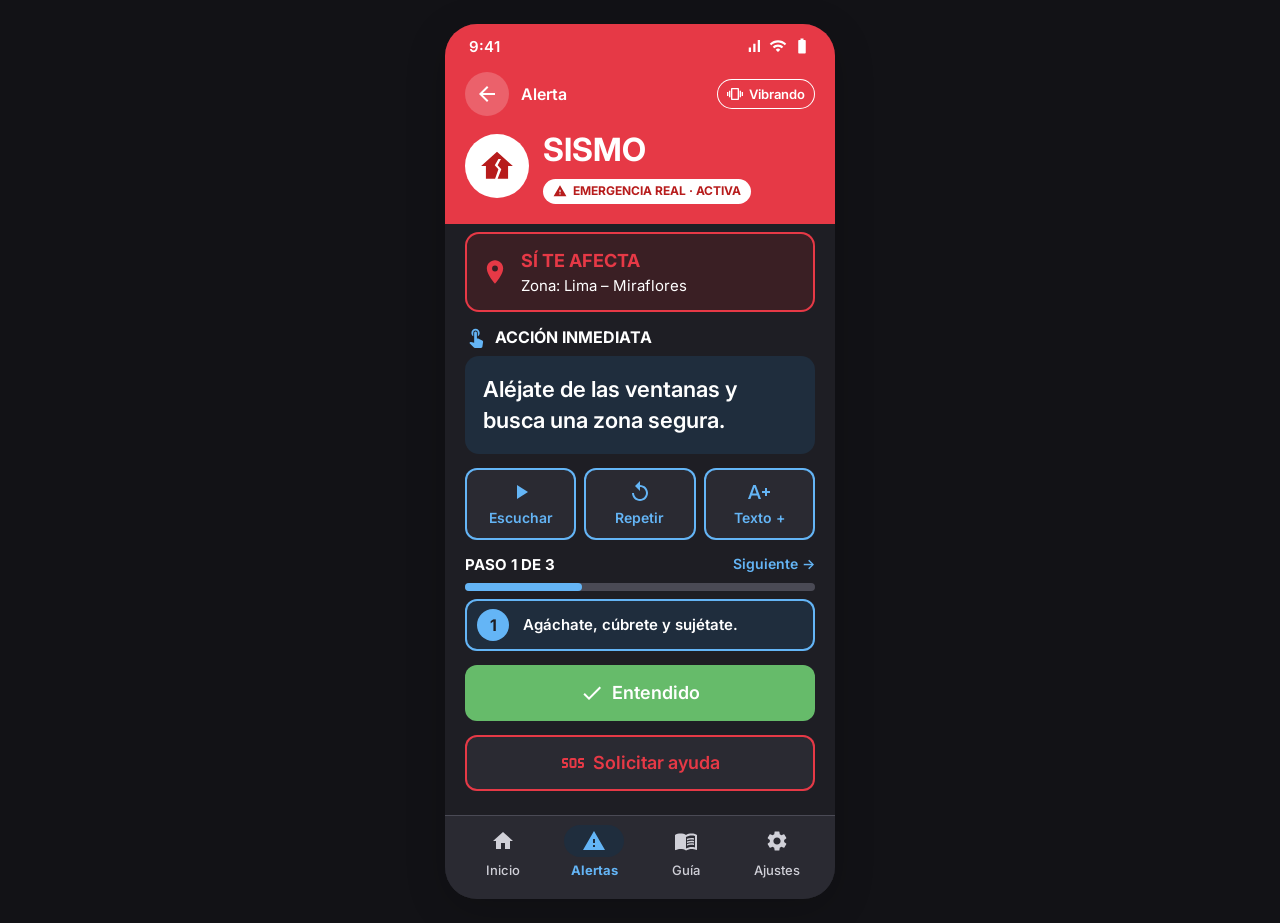
<file: alerta-alto-contraste.html>
<!DOCTYPE html>
<html lang="es">
<head>
  <meta charset="UTF-8">
  <meta name="viewport" content="width=device-width, initial-scale=1.0">
  <title>Alerta activa (alto contraste) | Alerta para Todos</title>
  <meta name="description" content="Alerta para Todos: alertas de emergencia accesibles. Pantalla MM-08.">
  <link rel="icon" href="imagenes/favicon.svg" type="image/svg+xml">
  <link rel="preconnect" href="https://fonts.googleapis.com">
  <link rel="preconnect" href="https://fonts.gstatic.com" crossorigin>
  <link href="https://fonts.googleapis.com/css2?family=Inter:wght@400;500;600;700&display=swap" rel="stylesheet">
  <link rel="stylesheet" href="css/estilos.css">
</head>
<body class="mobile oscuro" data-pantalla="MM-08">
  <div class="telefono" id="pantalla">
<div class="mm-08-alerta-activa-alto-con-159"><div class="status-bar-160"><div class="txt-49">9:41</div><div class="e4"><span class="ico-50"><svg fill="currentColor" aria-hidden="true" xmlns="http://www.w3.org/2000/svg" width="18" height="18" viewBox="0 0 24 24"><path d="M17 4h3v16h-3zM5 14h3v6H5zm6-5h3v11h-3z"/></svg></span><span class="ico-50"><svg fill="currentColor" aria-hidden="true" xmlns="http://www.w3.org/2000/svg" width="18" height="18" viewBox="0 0 24 24"><path d="m1 9 2 2c4.97-4.97 13.03-4.97 18 0l2-2C16.93 2.93 7.08 2.93 1 9zm8 8 3 3 3-3a4.237 4.237 0 0 0-6 0zm-4-4 2 2a7.074 7.074 0 0 1 10 0l2-2C15.14 9.14 8.87 9.14 5 13z"/></svg></span><span class="ico-50"><svg fill="currentColor" aria-hidden="true" xmlns="http://www.w3.org/2000/svg" width="18" height="18" viewBox="0 0 24 24"><path d="M15.67 4H14V2h-4v2H8.33C7.6 4 7 4.6 7 5.33v15.33C7 21.4 7.6 22 8.33 22h7.33c.74 0 1.34-.6 1.34-1.33V5.33C17 4.6 16.4 4 15.67 4z"/></svg></span></div></div><div class="cabecera-de-emergencia-161"><div class="e52"><a class="volver-53 enlace" href="index.html" aria-label="Volver"><span class="ico-34"><svg fill="currentColor" aria-hidden="true" xmlns="http://www.w3.org/2000/svg" width="24" height="24" viewBox="0 0 24 24"><path d="M20 11H7.83l5.59-5.59L12 4l-8 8 8 8 1.41-1.41L7.83 13H20v-2z"/></svg></span></a><div class="txt-54">Alerta</div><div class="e55"><span class="ico-56"><svg fill="currentColor" aria-hidden="true" xmlns="http://www.w3.org/2000/svg" width="16" height="16" viewBox="0 0 24 24"><path d="M0 15h2V9H0v6zm3 2h2V7H3v10zm19-8v6h2V9h-2zm-3 8h2V7h-2v10zM16.5 3h-9C6.67 3 6 3.67 6 4.5v15c0 .83.67 1.5 1.5 1.5h9c.83 0 1.5-.67 1.5-1.5v-15c0-.83-.67-1.5-1.5-1.5zM16 19H8V5h8v14z"/></svg></span><div class="txt-57">Vibrando</div></div></div><div class="e58"><div class="e59"><span class="ico-162"><svg fill="currentColor" aria-hidden="true" xmlns="http://www.w3.org/2000/svg" width="38" height="38" viewBox="0 0 24 24"><path fill-rule="evenodd" d="M12 3 2 12h3v8h14v-8h3L12 3zm.9 4.5-2.3 4 2.3 2.6-2.1 5.9h1.6l2.3-6-2.3-2.5 2.1-4z"/></svg></span></div><div class="e61"><div class="txt-62">SISMO</div><div class="e63"><span class="ico-163"><svg fill="currentColor" aria-hidden="true" xmlns="http://www.w3.org/2000/svg" width="14" height="14" viewBox="0 0 24 24"><path d="M1 21h22L12 2 1 21zm12-3h-2v-2h2v2zm0-4h-2v-4h2v4z"/></svg></span><div class="txt-164">EMERGENCIA REAL · ACTIVA</div></div></div></div></div><div class="contenido-66"><div class="te-afecta-165"><span class="ico-166"><svg fill="currentColor" aria-hidden="true" xmlns="http://www.w3.org/2000/svg" width="28" height="28" viewBox="0 0 24 24"><path d="M12 2C8.13 2 5 5.13 5 9c0 5.25 7 13 7 13s7-7.75 7-13c0-3.87-3.13-7-7-7zm0 9.5a2.5 2.5 0 0 1 0-5 2.5 2.5 0 0 1 0 5z"/></svg></span><div class="e69"><div class="txt-167">SÍ TE AFECTA</div><div class="txt-168">Zona: Lima – Miraflores</div></div></div><div class="accion-inmediata-71"><div class="e72"><span class="ico-169"><svg fill="currentColor" aria-hidden="true" xmlns="http://www.w3.org/2000/svg" width="22" height="22" viewBox="0 0 24 24"><path d="M9 11.24V7.5a2.5 2.5 0 0 1 5 0v3.74c1.21-.81 2-2.18 2-3.74C16 5.01 13.99 3 11.5 3S7 5.01 7 7.5c0 1.56.79 2.93 2 3.74zm9.84 4.63-4.54-2.26c-.17-.07-.35-.11-.54-.11H13v-6c0-.83-.67-1.5-1.5-1.5S10 6.67 10 7.5v10.74c-3.6-.76-3.54-.75-3.67-.75-.31 0-.59.13-.79.33l-.79.8 4.94 4.94c.27.27.65.44 1.06.44h6.79c.75 0 1.33-.55 1.44-1.28l.75-5.27c.01-.07.02-.14.02-.2 0-.62-.38-1.16-.91-1.38z"/></svg></span><div class="txt-86">ACCIÓN INMEDIATA</div></div><div class="e170"><div class="txt-171" data-rol="texto-instruccion">Aléjate de las ventanas y busca una zona segura.</div></div></div><div class="controles-77"><button type="button" class="escuchar-172 boton btn-reset" data-accion="escuchar"><span class="ico-173"><svg fill="currentColor" aria-hidden="true" xmlns="http://www.w3.org/2000/svg" width="24" height="24" viewBox="0 0 24 24"><path d="M8 5v14l11-7z"/></svg></span><div class="txt-174">Escuchar</div></button><button type="button" class="escuchar-172 boton btn-reset" data-accion="repetir"><span class="ico-173"><svg fill="currentColor" aria-hidden="true" xmlns="http://www.w3.org/2000/svg" width="24" height="24" viewBox="0 0 24 24"><path d="M12 5V1L7 6l5 5V7c3.31 0 6 2.69 6 6s-2.69 6-6 6-6-2.69-6-6H4c0 4.42 3.58 8 8 8s8-3.58 8-8-3.58-8-8-8z"/></svg></span><div class="txt-174">Repetir</div></button><button type="button" class="escuchar-172 boton btn-reset" data-accion="texto"><span class="ico-173"><svg fill="currentColor" aria-hidden="true" xmlns="http://www.w3.org/2000/svg" width="24" height="24" viewBox="0 0 24 24"><path d="M.99 19h2.42l1.27-3.58h5.65L11.59 19h2.42L8.75 5h-2.5L.99 19zm4.42-5.61L7.44 7.6h.12l2.03 5.79H5.41zM20 11h3v2h-3v3h-2v-3h-3v-2h3V8h2v3z"/></svg></span><div class="txt-174">Texto +</div></button></div><div class="accion-inmediata-71"><div class="e19"><div class="txt-107" data-rol="contador-paso">PASO 1 DE 3</div><button type="button" class="txt-175 btn-reset" data-accion="siguiente-paso">Siguiente →</button></div><div class="progreso-176" data-rol="progreso"><div class="e177"></div></div><div class="paso-1-178" data-rol="paso" data-n="1"><div class="e179"><div class="txt-180">1</div></div><div class="txt-181" data-rol="texto-paso">Agáchate, cúbrete y sujétate.</div></div></div><a class="entendido-182 boton" href="index.html" aria-label="Entendido"><span class="ico-34"><svg fill="currentColor" aria-hidden="true" xmlns="http://www.w3.org/2000/svg" width="24" height="24" viewBox="0 0 24 24"><path d="M9 16.17 4.83 12l-1.42 1.41L9 19 21 7l-1.41-1.41z"/></svg></span><div class="txt-35">Entendido</div></a><a class="solicitar-ayuda-183 boton" href="solicitar-ayuda.html" aria-label="Solicitar ayuda"><span class="ico-184"><svg fill="currentColor" aria-hidden="true" xmlns="http://www.w3.org/2000/svg" width="24" height="24" viewBox="0 0 24 24"><path d="M13.5 7h-3c-1.1 0-2 .9-2 2v6c0 1.1.9 2 2 2h3c1.1 0 2-.9 2-2V9c0-1.1-.9-2-2-2zm0 8h-3V9h3v6zM1 15h4v-2H3c-1.1 0-2-.9-2-2V9c0-1.1.9-2 2-2h4v2H3v2h2c1.1 0 2 .9 2 2v2c0 1.1-.9 2-2 2H1v-2zm16 0h4v-2h-2c-1.1 0-2-.9-2-2V9c0-1.1.9-2 2-2h4v2h-4v2h2c1.1 0 2 .9 2 2v2c0 1.1-.9 2-2 2h-4v-2z"/></svg></span><div class="txt-185">Solicitar ayuda</div></a></div><nav class="tab-bar-186 tab-bar" aria-label="Navegación principal"><a class="inicio-43 enlace" href="index.html" aria-label="Inicio"><div class="e46"><span class="ico-187"><svg fill="currentColor" aria-hidden="true" xmlns="http://www.w3.org/2000/svg" width="24" height="24" viewBox="0 0 24 24"><path d="M10 20v-6h4v6h5v-8h3L12 3 2 12h3v8z"/></svg></span></div><div class="txt-188">Inicio</div></a><a class="inicio-43 enlace" href="alerta-activa.html" aria-label="Alertas" data-alerta="1"><div class="e189"><span class="ico-173"><svg fill="currentColor" aria-hidden="true" xmlns="http://www.w3.org/2000/svg" width="24" height="24" viewBox="0 0 24 24"><path d="M1 21h22L12 2 1 21zm12-3h-2v-2h2v2zm0-4h-2v-4h2v4z"/></svg></span></div><div class="txt-190">Alertas</div></a><a class="inicio-43 enlace" href="detalle-alerta.html" aria-label="Guía"><div class="e46"><span class="ico-187"><svg fill="currentColor" aria-hidden="true" xmlns="http://www.w3.org/2000/svg" width="24" height="24" viewBox="0 0 24 24"><path d="M21 5c-1.11-.35-2.33-.5-3.5-.5-1.95 0-4.05.4-5.5 1.5-1.45-1.1-3.55-1.5-5.5-1.5S2.45 4.9 1 6v14.65c0 .25.25.5.5.5.1 0 .15-.05.25-.05C3.1 20.45 5.05 20 6.5 20c1.95 0 4.05.4 5.5 1.5 1.35-.85 3.8-1.5 5.5-1.5 1.65 0 3.35.3 4.75 1.05.1.05.15.05.25.05.25 0 .5-.25.5-.5V6c-.6-.45-1.25-.75-2-1zm0 13.5c-1.1-.35-2.3-.5-3.5-.5-1.7 0-4.15.65-5.5 1.5V8c1.35-.85 3.8-1.5 5.5-1.5 1.2 0 2.4.15 3.5.5v11.5z"/><path d="M17.5 10.5c.88 0 1.73.09 2.5.26V9.24c-.79-.15-1.64-.24-2.5-.24-1.7 0-3.24.29-4.5.83v1.66c1.13-.64 2.7-.99 4.5-.99zM13 12.49v1.66c1.13-.64 2.7-.99 4.5-.99.88 0 1.73.09 2.5.26V11.9c-.79-.15-1.64-.24-2.5-.24-1.7 0-3.24.3-4.5.83zm4.5 1.84c-1.7 0-3.24.29-4.5.83v1.66c1.13-.64 2.7-.99 4.5-.99.88 0 1.73.09 2.5.26v-1.52c-.79-.16-1.64-.24-2.5-.24z"/></svg></span></div><div class="txt-188">Guía</div></a><a class="inicio-43 enlace" href="accesibilidad.html" aria-label="Ajustes"><div class="e46"><span class="ico-187"><svg fill="currentColor" aria-hidden="true" xmlns="http://www.w3.org/2000/svg" width="24" height="24" viewBox="0 0 24 24"><path d="M19.14 12.94c.04-.3.06-.61.06-.94 0-.32-.02-.64-.07-.94l2.03-1.58a.49.49 0 0 0 .12-.61l-1.92-3.32a.488.488 0 0 0-.59-.22l-2.39.96c-.5-.38-1.03-.7-1.62-.94l-.36-2.54a.484.484 0 0 0-.48-.41h-3.84c-.24 0-.43.17-.47.41l-.36 2.54c-.59.24-1.13.57-1.62.94l-2.39-.96c-.22-.08-.47 0-.59.22L2.74 8.87c-.12.21-.08.47.12.61l2.03 1.58c-.05.3-.09.63-.09.94s.02.64.07.94l-2.03 1.58a.49.49 0 0 0-.12.61l1.92 3.32c.12.22.37.29.59.22l2.39-.96c.5.38 1.03.7 1.62.94l.36 2.54c.05.24.24.41.48.41h3.84c.24 0 .44-.17.47-.41l.36-2.54c.59-.24 1.13-.56 1.62-.94l2.39.96c.22.08.47 0 .59-.22l1.92-3.32c.12-.22.07-.47-.12-.61l-2.01-1.58zM12 15.6c-1.98 0-3.6-1.62-3.6-3.6s1.62-3.6 3.6-3.6 3.6 1.62 3.6 3.6-1.62 3.6-3.6 3.6z"/></svg></span></div><div class="txt-188">Ajustes</div></a></nav></div>
  </div>
  <div class="aviso" id="aviso" role="status" aria-live="polite"></div>
  <script src="js/script.js"></script>
</body>
</html>
</file>
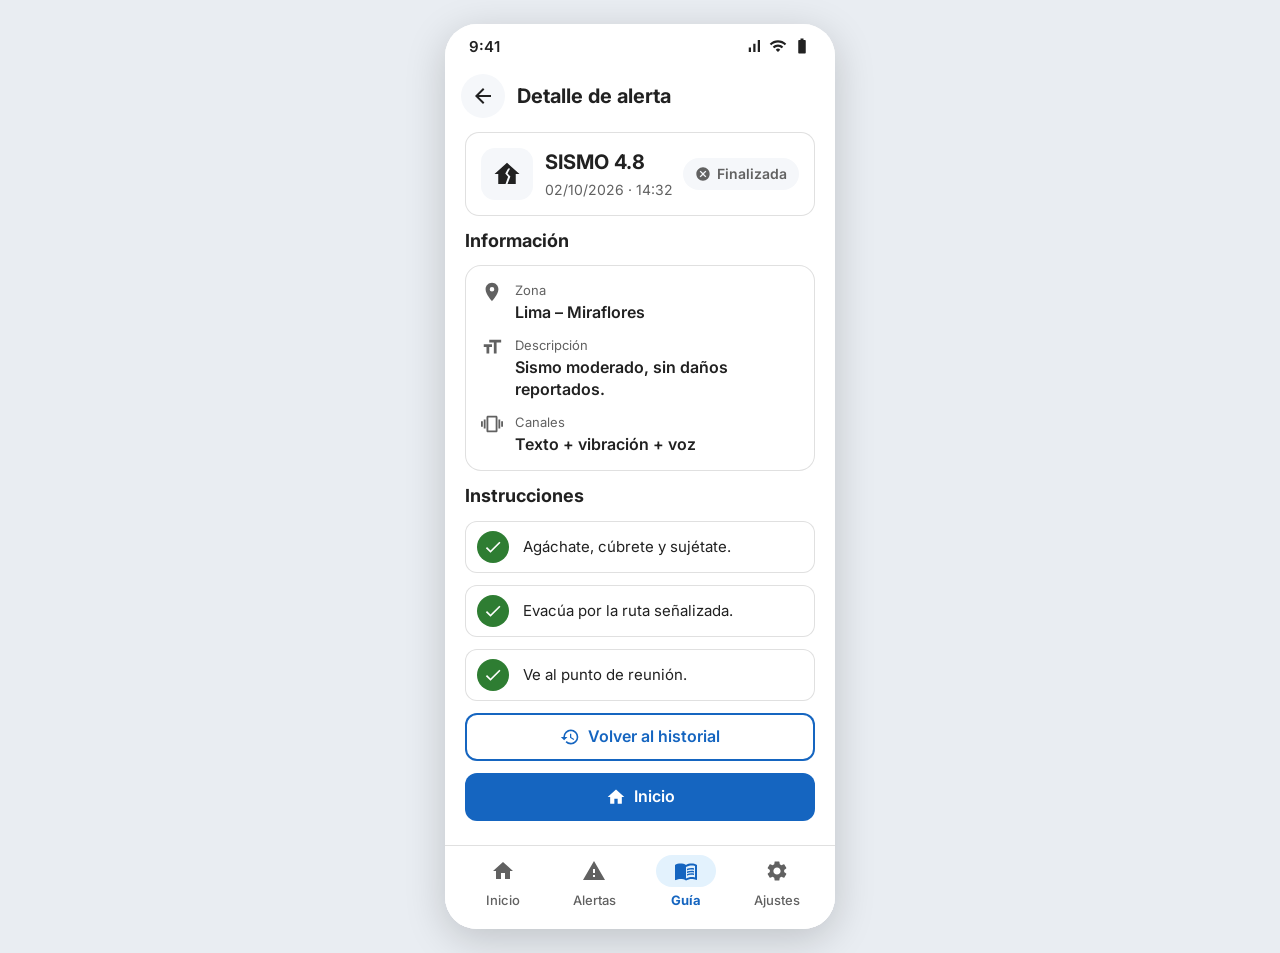
<file: detalle-alerta.html>
<!DOCTYPE html>
<html lang="es">
<head>
  <meta charset="UTF-8">
  <meta name="viewport" content="width=device-width, initial-scale=1.0">
  <title>Detalle del historial | Alerta para Todos</title>
  <meta name="description" content="Alerta para Todos: alertas de emergencia accesibles. Pantalla MM-06.">
  <link rel="icon" href="imagenes/favicon.svg" type="image/svg+xml">
  <link rel="preconnect" href="https://fonts.googleapis.com">
  <link rel="preconnect" href="https://fonts.gstatic.com" crossorigin>
  <link href="https://fonts.googleapis.com/css2?family=Inter:wght@400;500;600;700&display=swap" rel="stylesheet">
  <link rel="stylesheet" href="css/estilos.css">
</head>
<body class="mobile" data-pantalla="MM-06">
  <div class="telefono" id="pantalla">
<div class="mm-01-inicio-1"><div class="status-bar-2"><div class="txt-3">9:41</div><div class="e4"><span class="ico-5"><svg fill="currentColor" aria-hidden="true" xmlns="http://www.w3.org/2000/svg" width="18" height="18" viewBox="0 0 24 24"><path d="M17 4h3v16h-3zM5 14h3v6H5zm6-5h3v11h-3z"/></svg></span><span class="ico-5"><svg fill="currentColor" aria-hidden="true" xmlns="http://www.w3.org/2000/svg" width="18" height="18" viewBox="0 0 24 24"><path d="m1 9 2 2c4.97-4.97 13.03-4.97 18 0l2-2C16.93 2.93 7.08 2.93 1 9zm8 8 3 3 3-3a4.237 4.237 0 0 0-6 0zm-4-4 2 2a7.074 7.074 0 0 1 10 0l2-2C15.14 9.14 8.87 9.14 5 13z"/></svg></span><span class="ico-5"><svg fill="currentColor" aria-hidden="true" xmlns="http://www.w3.org/2000/svg" width="18" height="18" viewBox="0 0 24 24"><path d="M15.67 4H14V2h-4v2H8.33C7.6 4 7 4.6 7 5.33v15.33C7 21.4 7.6 22 8.33 22h7.33c.74 0 1.34-.6 1.34-1.33V5.33C17 4.6 16.4 4 15.67 4z"/></svg></span></div></div><div class="header-89"><a class="e11 enlace" href="historial.html" aria-label="Volver"><span class="ico-26"><svg fill="currentColor" aria-hidden="true" xmlns="http://www.w3.org/2000/svg" width="24" height="24" viewBox="0 0 24 24"><path d="M20 11H7.83l5.59-5.59L12 4l-8 8 8 8 1.41-1.41L7.83 13H20v-2z"/></svg></span></a><div class="txt-90">Detalle de alerta</div></div><div class="contenido-110"><div class="resumen-138"><div class="e139"><span class="ico-140"><svg fill="currentColor" aria-hidden="true" xmlns="http://www.w3.org/2000/svg" width="30" height="30" viewBox="0 0 24 24"><path fill-rule="evenodd" d="M12 3 2 12h3v8h14v-8h3L12 3zm.9 4.5-2.3 4 2.3 2.6-2.1 5.9h1.6l2.3-6-2.3-2.5 2.1-4z"/></svg></span></div><div class="e141"><div class="txt-142">SISMO 4.8</div><div class="txt-29">02/10/2026 · 14:32</div></div><div class="finalizada-21"><span class="ico-22"><svg fill="currentColor" aria-hidden="true" xmlns="http://www.w3.org/2000/svg" width="16" height="16" viewBox="0 0 24 24"><path d="M12 2C6.47 2 2 6.47 2 12s4.47 10 10 10 10-4.47 10-10S17.53 2 12 2zm5 13.59L15.59 17 12 13.41 8.41 17 7 15.59 10.59 12 7 8.41 8.41 7 12 10.59 15.59 7 17 8.41 13.41 12 17 15.59z"/></svg></span><div class="txt-23">Finalizada</div></div></div><div class="txt-91">Información</div><div class="informacion-143"><div class="e144"><span class="ico-145"><svg fill="currentColor" aria-hidden="true" xmlns="http://www.w3.org/2000/svg" width="22" height="22" viewBox="0 0 24 24"><path d="M12 2C8.13 2 5 5.13 5 9c0 5.25 7 13 7 13s7-7.75 7-13c0-3.87-3.13-7-7-7zm0 9.5a2.5 2.5 0 0 1 0-5 2.5 2.5 0 0 1 0 5z"/></svg></span><div class="e69"><div class="txt-124">Zona</div><div class="txt-146">Lima – Miraflores</div></div></div><div class="e144"><span class="ico-145"><svg fill="currentColor" aria-hidden="true" xmlns="http://www.w3.org/2000/svg" width="22" height="22" viewBox="0 0 24 24"><path d="M9 4v3h5v12h3V7h5V4H9zm-6 8h3v7h3v-7h3V9H3v3z"/></svg></span><div class="e69"><div class="txt-124">Descripción</div><div class="txt-146">Sismo moderado, sin daños reportados.</div></div></div><div class="e144"><span class="ico-145"><svg fill="currentColor" aria-hidden="true" xmlns="http://www.w3.org/2000/svg" width="22" height="22" viewBox="0 0 24 24"><path d="M0 15h2V9H0v6zm3 2h2V7H3v10zm19-8v6h2V9h-2zm-3 8h2V7h-2v10zM16.5 3h-9C6.67 3 6 3.67 6 4.5v15c0 .83.67 1.5 1.5 1.5h9c.83 0 1.5-.67 1.5-1.5v-15c0-.83-.67-1.5-1.5-1.5zM16 19H8V5h8v14z"/></svg></span><div class="e69"><div class="txt-124">Canales</div><div class="txt-146">Texto + vibración + voz</div></div></div></div><div class="txt-91">Instrucciones</div><div class="paso-1-147" data-rol="paso" data-n="1"><div class="e148"><span class="ico-31"><svg fill="currentColor" aria-hidden="true" xmlns="http://www.w3.org/2000/svg" width="20" height="20" viewBox="0 0 24 24"><path d="M9 16.17 4.83 12l-1.42 1.41L9 19 21 7l-1.41-1.41z"/></svg></span></div><div class="txt-149" data-rol="texto-paso">Agáchate, cúbrete y sujétate.</div></div><div class="paso-1-147" data-rol="paso" data-n="2"><div class="e148"><span class="ico-31"><svg fill="currentColor" aria-hidden="true" xmlns="http://www.w3.org/2000/svg" width="20" height="20" viewBox="0 0 24 24"><path d="M9 16.17 4.83 12l-1.42 1.41L9 19 21 7l-1.41-1.41z"/></svg></span></div><div class="txt-149" data-rol="texto-paso">Evacúa por la ruta señalizada.</div></div><div class="paso-1-147" data-rol="paso" data-n="3"><div class="e148"><span class="ico-31"><svg fill="currentColor" aria-hidden="true" xmlns="http://www.w3.org/2000/svg" width="20" height="20" viewBox="0 0 24 24"><path d="M9 16.17 4.83 12l-1.42 1.41L9 19 21 7l-1.41-1.41z"/></svg></span></div><div class="txt-149" data-rol="texto-paso">Ve al punto de reunión.</div></div><a class="anadir-contacto-108 boton" href="historial.html" aria-label="Volver al historial"><span class="ico-109"><svg fill="currentColor" aria-hidden="true" xmlns="http://www.w3.org/2000/svg" width="20" height="20" viewBox="0 0 24 24"><path d="M13 3a9 9 0 0 0-9 9H1l3.89 3.89.07.14L9 12H6c0-3.87 3.13-7 7-7s7 3.13 7 7-3.13 7-7 7c-1.93 0-3.68-.79-4.94-2.06l-1.42 1.42A8.954 8.954 0 0 0 13 21a9 9 0 0 0 0-18zm-1 5v5l4.28 2.54.72-1.21-3.5-2.08V8H12z"/></svg></span><div class="txt-102">Volver al historial</div></a><a class="consultar-30 boton" href="index.html" aria-label="Inicio"><span class="ico-31"><svg fill="currentColor" aria-hidden="true" xmlns="http://www.w3.org/2000/svg" width="20" height="20" viewBox="0 0 24 24"><path d="M10 20v-6h4v6h5v-8h3L12 3 2 12h3v8z"/></svg></span><div class="txt-32">Inicio</div></a></div><nav class="tab-bar-42 tab-bar" aria-label="Navegación principal"><a class="inicio-43 enlace" href="index.html" aria-label="Inicio"><div class="e46"><span class="ico-12"><svg fill="currentColor" aria-hidden="true" xmlns="http://www.w3.org/2000/svg" width="24" height="24" viewBox="0 0 24 24"><path d="M10 20v-6h4v6h5v-8h3L12 3 2 12h3v8z"/></svg></span></div><div class="txt-47">Inicio</div></a><a class="inicio-43 enlace" href="alerta-activa.html" aria-label="Alertas" data-alerta="1"><div class="e46"><span class="ico-12"><svg fill="currentColor" aria-hidden="true" xmlns="http://www.w3.org/2000/svg" width="24" height="24" viewBox="0 0 24 24"><path d="M1 21h22L12 2 1 21zm12-3h-2v-2h2v2zm0-4h-2v-4h2v4z"/></svg></span></div><div class="txt-47">Alertas</div></a><a class="inicio-43 enlace" href="detalle-alerta.html" aria-label="Guía"><div class="e44"><span class="ico-37"><svg fill="currentColor" aria-hidden="true" xmlns="http://www.w3.org/2000/svg" width="24" height="24" viewBox="0 0 24 24"><path d="M21 5c-1.11-.35-2.33-.5-3.5-.5-1.95 0-4.05.4-5.5 1.5-1.45-1.1-3.55-1.5-5.5-1.5S2.45 4.9 1 6v14.65c0 .25.25.5.5.5.1 0 .15-.05.25-.05C3.1 20.45 5.05 20 6.5 20c1.95 0 4.05.4 5.5 1.5 1.35-.85 3.8-1.5 5.5-1.5 1.65 0 3.35.3 4.75 1.05.1.05.15.05.25.05.25 0 .5-.25.5-.5V6c-.6-.45-1.25-.75-2-1zm0 13.5c-1.1-.35-2.3-.5-3.5-.5-1.7 0-4.15.65-5.5 1.5V8c1.35-.85 3.8-1.5 5.5-1.5 1.2 0 2.4.15 3.5.5v11.5z"/><path d="M17.5 10.5c.88 0 1.73.09 2.5.26V9.24c-.79-.15-1.64-.24-2.5-.24-1.7 0-3.24.29-4.5.83v1.66c1.13-.64 2.7-.99 4.5-.99zM13 12.49v1.66c1.13-.64 2.7-.99 4.5-.99.88 0 1.73.09 2.5.26V11.9c-.79-.15-1.64-.24-2.5-.24-1.7 0-3.24.3-4.5.83zm4.5 1.84c-1.7 0-3.24.29-4.5.83v1.66c1.13-.64 2.7-.99 4.5-.99.88 0 1.73.09 2.5.26v-1.52c-.79-.16-1.64-.24-2.5-.24z"/></svg></span></div><div class="txt-45">Guía</div></a><a class="inicio-43 enlace" href="accesibilidad.html" aria-label="Ajustes"><div class="e46"><span class="ico-12"><svg fill="currentColor" aria-hidden="true" xmlns="http://www.w3.org/2000/svg" width="24" height="24" viewBox="0 0 24 24"><path d="M19.14 12.94c.04-.3.06-.61.06-.94 0-.32-.02-.64-.07-.94l2.03-1.58a.49.49 0 0 0 .12-.61l-1.92-3.32a.488.488 0 0 0-.59-.22l-2.39.96c-.5-.38-1.03-.7-1.62-.94l-.36-2.54a.484.484 0 0 0-.48-.41h-3.84c-.24 0-.43.17-.47.41l-.36 2.54c-.59.24-1.13.57-1.62.94l-2.39-.96c-.22-.08-.47 0-.59.22L2.74 8.87c-.12.21-.08.47.12.61l2.03 1.58c-.05.3-.09.63-.09.94s.02.64.07.94l-2.03 1.58a.49.49 0 0 0-.12.61l1.92 3.32c.12.22.37.29.59.22l2.39-.96c.5.38 1.03.7 1.62.94l.36 2.54c.05.24.24.41.48.41h3.84c.24 0 .44-.17.47-.41l.36-2.54c.59-.24 1.13-.56 1.62-.94l2.39.96c.22.08.47 0 .59-.22l1.92-3.32c.12-.22.07-.47-.12-.61l-2.01-1.58zM12 15.6c-1.98 0-3.6-1.62-3.6-3.6s1.62-3.6 3.6-3.6 3.6 1.62 3.6 3.6-1.62 3.6-3.6 3.6z"/></svg></span></div><div class="txt-47">Ajustes</div></a></nav></div>
  </div>
  <div class="aviso" id="aviso" role="status" aria-live="polite"></div>
  <script src="js/script.js"></script>
</body>
</html>
</file>
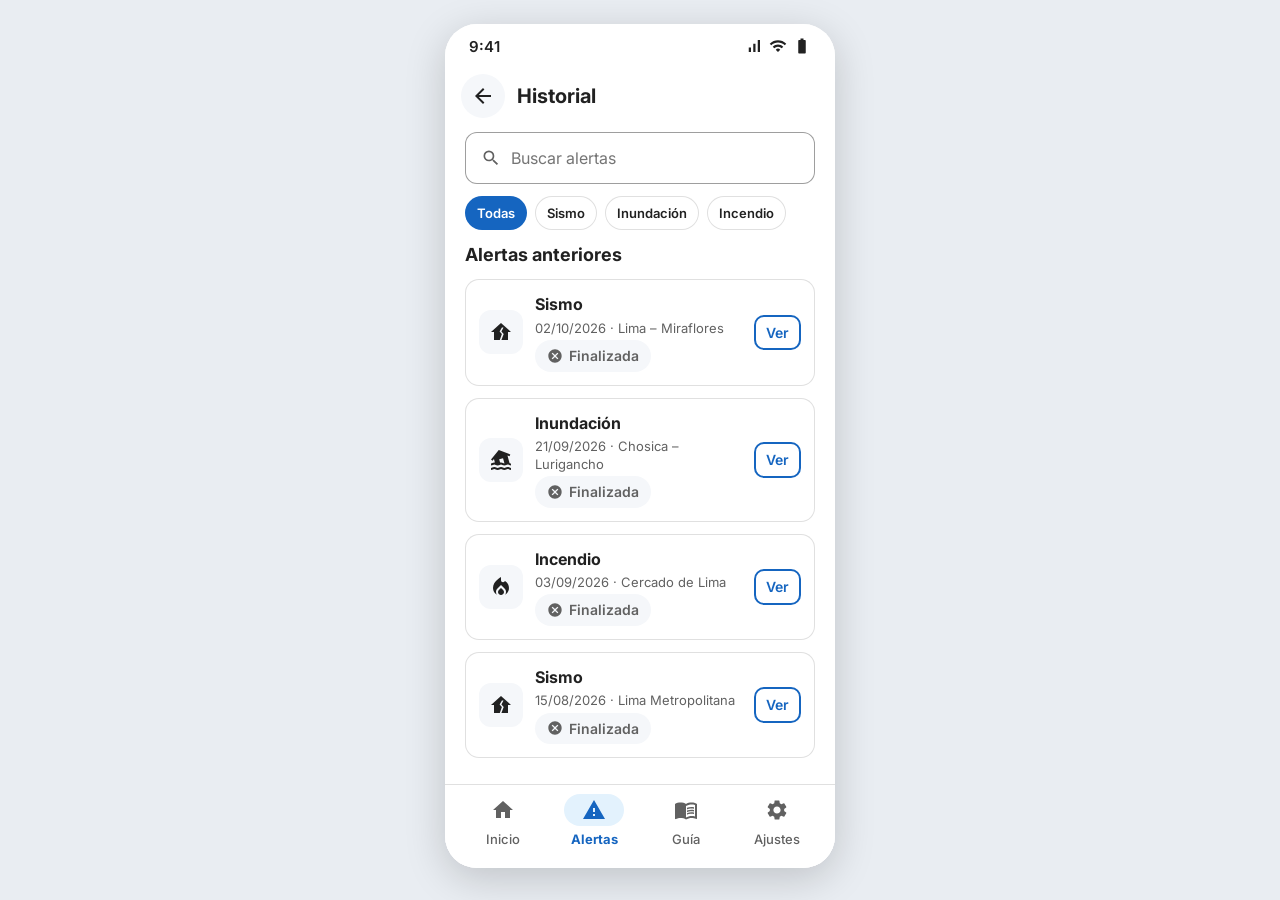
<file: historial.html>
<!DOCTYPE html>
<html lang="es">
<head>
  <meta charset="UTF-8">
  <meta name="viewport" content="width=device-width, initial-scale=1.0">
  <title>Historial | Alerta para Todos</title>
  <meta name="description" content="Alerta para Todos: alertas de emergencia accesibles. Pantalla MM-05.">
  <link rel="icon" href="imagenes/favicon.svg" type="image/svg+xml">
  <link rel="preconnect" href="https://fonts.googleapis.com">
  <link rel="preconnect" href="https://fonts.gstatic.com" crossorigin>
  <link href="https://fonts.googleapis.com/css2?family=Inter:wght@400;500;600;700&display=swap" rel="stylesheet">
  <link rel="stylesheet" href="css/estilos.css">
</head>
<body class="mobile" data-pantalla="MM-05">
  <div class="telefono" id="pantalla">
<div class="mm-01-inicio-1"><div class="status-bar-2"><div class="txt-3">9:41</div><div class="e4"><span class="ico-5"><svg fill="currentColor" aria-hidden="true" xmlns="http://www.w3.org/2000/svg" width="18" height="18" viewBox="0 0 24 24"><path d="M17 4h3v16h-3zM5 14h3v6H5zm6-5h3v11h-3z"/></svg></span><span class="ico-5"><svg fill="currentColor" aria-hidden="true" xmlns="http://www.w3.org/2000/svg" width="18" height="18" viewBox="0 0 24 24"><path d="m1 9 2 2c4.97-4.97 13.03-4.97 18 0l2-2C16.93 2.93 7.08 2.93 1 9zm8 8 3 3 3-3a4.237 4.237 0 0 0-6 0zm-4-4 2 2a7.074 7.074 0 0 1 10 0l2-2C15.14 9.14 8.87 9.14 5 13z"/></svg></span><span class="ico-5"><svg fill="currentColor" aria-hidden="true" xmlns="http://www.w3.org/2000/svg" width="18" height="18" viewBox="0 0 24 24"><path d="M15.67 4H14V2h-4v2H8.33C7.6 4 7 4.6 7 5.33v15.33C7 21.4 7.6 22 8.33 22h7.33c.74 0 1.34-.6 1.34-1.33V5.33C17 4.6 16.4 4 15.67 4z"/></svg></span></div></div><div class="header-89"><a class="e11 enlace" href="index.html" aria-label="Volver"><span class="ico-26"><svg fill="currentColor" aria-hidden="true" xmlns="http://www.w3.org/2000/svg" width="24" height="24" viewBox="0 0 24 24"><path d="M20 11H7.83l5.59-5.59L12 4l-8 8 8 8 1.41-1.41L7.83 13H20v-2z"/></svg></span></a><div class="txt-90">Historial</div></div><div class="contenido-110"><label class="buscar-alertas-127 input-caja"><span class="ico-128"><svg fill="currentColor" aria-hidden="true" xmlns="http://www.w3.org/2000/svg" width="20" height="20" viewBox="0 0 24 24"><path d="M15.5 14h-.79l-.28-.27A6.471 6.471 0 0 0 16 9.5 6.5 6.5 0 1 0 9.5 16c1.61 0 3.09-.59 4.23-1.57l.27.28v.79l5 4.99L20.49 19l-4.99-5zm-6 0C7.01 14 5 11.99 5 9.5S7.01 5 9.5 5 14 7.01 14 9.5 11.99 14 9.5 14z"/></svg></span><input class="campo-120" type="text" placeholder="Buscar alertas" aria-label="Buscar alertas" data-rol="buscador"></label><div class="filtros-129"><button type="button" class="todas-130 btn-reset chip" data-rol="chip" data-valor="Todas"><div class="txt-57">Todas</div></button><button type="button" class="sismo-131 btn-reset chip" data-rol="chip" data-valor="Sismo"><div class="txt-132">Sismo</div></button><button type="button" class="sismo-131 btn-reset chip" data-rol="chip" data-valor="Inundación"><div class="txt-132">Inundación</div></button><button type="button" class="sismo-131 btn-reset chip" data-rol="chip" data-valor="Incendio"><div class="txt-132">Incendio</div></button></div><div class="txt-91">Alertas anteriores</div><a class="sismo-133 tarjeta-link" href="detalle-alerta.html" data-rol="fila" data-tipo="Sismo"><div class="e25"><span class="ico-26"><svg fill="currentColor" aria-hidden="true" xmlns="http://www.w3.org/2000/svg" width="24" height="24" viewBox="0 0 24 24"><path fill-rule="evenodd" d="M12 3 2 12h3v8h14v-8h3L12 3zm.9 4.5-2.3 4 2.3 2.6-2.1 5.9h1.6l2.3-6-2.3-2.5 2.1-4z"/></svg></span></div><div class="e134"><div class="txt-135">Sismo</div><div class="txt-115">02/10/2026 · Lima – Miraflores</div><div class="e136"><div class="finalizada-21"><span class="ico-22"><svg fill="currentColor" aria-hidden="true" xmlns="http://www.w3.org/2000/svg" width="16" height="16" viewBox="0 0 24 24"><path d="M12 2C6.47 2 2 6.47 2 12s4.47 10 10 10 10-4.47 10-10S17.53 2 12 2zm5 13.59L15.59 17 12 13.41 8.41 17 7 15.59 10.59 12 7 8.41 8.41 7 12 10.59 15.59 7 17 8.41 13.41 12 17 15.59z"/></svg></span><div class="txt-23">Finalizada</div></div></div></div><div class="e137"><div class="txt-81">Ver</div></div></a><a class="sismo-133 tarjeta-link" href="detalle-alerta.html" data-rol="fila" data-tipo="Inundación"><div class="e25"><span class="ico-26"><svg fill="currentColor" aria-hidden="true" xmlns="http://www.w3.org/2000/svg" width="24" height="24" viewBox="0 0 24 24"><path d="M18.67 19c-1.95 0-2.09 1-3.33 1-1.19 0-1.42-1-3.33-1-1.95 0-2.1 1-3.34 1-1.24 0-1.38-1-3.33-1-1.95 0-2.1 1-3.34 1v2c1.95 0 2.11-1 3.34-1 1.24 0 1.38 1 3.33 1 1.95 0 2.1-1 3.34-1 1.22 0 1.4 1 3.33 1 1.93 0 2.1-1 3.33-1 1.22 0 1.4 1 3.33 1v-2c-1.24 0-1.38-1-3.33-1zm-9.99-1.5c1.95 0 2.09-1 3.33-1 1.19 0 1.42 1 3.33 1 1.95 0 2.09-1 3.33-1 1.19 0 1.4.98 3.31 1v-2c-.63 0-1-.28-1.48-.55l-2.02-7.53 2.09.85.74-1.86L9.78 2 2 11.61l1.57 1.23 1.39-1.78.93 3.48c-.18-.02-.35-.05-.56-.05-1.95 0-2.09 1-3.33 1v2c1.9 0 2.17-1 3.35-1 1.19.01 1.42 1.01 3.33 1.01zm5.36-7.32 1.42 5.31c-1.34.09-1.47-.99-3.47-.99-.36 0-.65.04-.91.1l-.91-3.39 3.87-1.03z"/></svg></span></div><div class="e134"><div class="txt-135">Inundación</div><div class="txt-115">21/09/2026 · Chosica – Lurigancho</div><div class="e136"><div class="finalizada-21"><span class="ico-22"><svg fill="currentColor" aria-hidden="true" xmlns="http://www.w3.org/2000/svg" width="16" height="16" viewBox="0 0 24 24"><path d="M12 2C6.47 2 2 6.47 2 12s4.47 10 10 10 10-4.47 10-10S17.53 2 12 2zm5 13.59L15.59 17 12 13.41 8.41 17 7 15.59 10.59 12 7 8.41 8.41 7 12 10.59 15.59 7 17 8.41 13.41 12 17 15.59z"/></svg></span><div class="txt-23">Finalizada</div></div></div></div><div class="e137"><div class="txt-81">Ver</div></div></a><a class="sismo-133 tarjeta-link" href="detalle-alerta.html" data-rol="fila" data-tipo="Incendio"><div class="e25"><span class="ico-26"><svg fill="currentColor" aria-hidden="true" xmlns="http://www.w3.org/2000/svg" width="24" height="24" viewBox="0 0 24 24"><path d="m12 12.9-2.13 2.09c-.56.56-.87 1.29-.87 2.07C9 18.68 10.35 20 12 20s3-1.32 3-2.94c0-.78-.31-1.52-.87-2.07L12 12.9z"/><path d="m16 6-.44.55C14.38 8.02 12 7.19 12 5.3V2S4 6 4 13c0 2.92 1.56 5.47 3.89 6.86-.56-.79-.89-1.76-.89-2.8 0-1.32.52-2.56 1.47-3.5L12 10.1l3.53 3.47c.95.93 1.47 2.17 1.47 3.5 0 1.02-.31 1.96-.85 2.75 1.89-1.15 3.29-3.06 3.71-5.3.66-3.55-1.07-6.9-3.86-8.52z"/></svg></span></div><div class="e134"><div class="txt-135">Incendio</div><div class="txt-115">03/09/2026 · Cercado de Lima</div><div class="e136"><div class="finalizada-21"><span class="ico-22"><svg fill="currentColor" aria-hidden="true" xmlns="http://www.w3.org/2000/svg" width="16" height="16" viewBox="0 0 24 24"><path d="M12 2C6.47 2 2 6.47 2 12s4.47 10 10 10 10-4.47 10-10S17.53 2 12 2zm5 13.59L15.59 17 12 13.41 8.41 17 7 15.59 10.59 12 7 8.41 8.41 7 12 10.59 15.59 7 17 8.41 13.41 12 17 15.59z"/></svg></span><div class="txt-23">Finalizada</div></div></div></div><div class="e137"><div class="txt-81">Ver</div></div></a><a class="sismo-133 tarjeta-link" href="detalle-alerta.html" data-rol="fila" data-tipo="Sismo (simulacro)"><div class="e25"><span class="ico-26"><svg fill="currentColor" aria-hidden="true" xmlns="http://www.w3.org/2000/svg" width="24" height="24" viewBox="0 0 24 24"><path fill-rule="evenodd" d="M12 3 2 12h3v8h14v-8h3L12 3zm.9 4.5-2.3 4 2.3 2.6-2.1 5.9h1.6l2.3-6-2.3-2.5 2.1-4z"/></svg></span></div><div class="e134"><div class="txt-135">Sismo</div><div class="txt-115">15/08/2026 · Lima Metropolitana</div><div class="e136"><div class="finalizada-21"><span class="ico-22"><svg fill="currentColor" aria-hidden="true" xmlns="http://www.w3.org/2000/svg" width="16" height="16" viewBox="0 0 24 24"><path d="M12 2C6.47 2 2 6.47 2 12s4.47 10 10 10 10-4.47 10-10S17.53 2 12 2zm5 13.59L15.59 17 12 13.41 8.41 17 7 15.59 10.59 12 7 8.41 8.41 7 12 10.59 15.59 7 17 8.41 13.41 12 17 15.59z"/></svg></span><div class="txt-23">Finalizada</div></div></div></div><div class="e137"><div class="txt-81">Ver</div></div></a></div><nav class="tab-bar-42 tab-bar" aria-label="Navegación principal"><a class="inicio-43 enlace" href="index.html" aria-label="Inicio"><div class="e46"><span class="ico-12"><svg fill="currentColor" aria-hidden="true" xmlns="http://www.w3.org/2000/svg" width="24" height="24" viewBox="0 0 24 24"><path d="M10 20v-6h4v6h5v-8h3L12 3 2 12h3v8z"/></svg></span></div><div class="txt-47">Inicio</div></a><a class="inicio-43 enlace" href="alerta-activa.html" aria-label="Alertas" data-alerta="1"><div class="e44"><span class="ico-37"><svg fill="currentColor" aria-hidden="true" xmlns="http://www.w3.org/2000/svg" width="24" height="24" viewBox="0 0 24 24"><path d="M1 21h22L12 2 1 21zm12-3h-2v-2h2v2zm0-4h-2v-4h2v4z"/></svg></span></div><div class="txt-45">Alertas</div></a><a class="inicio-43 enlace" href="detalle-alerta.html" aria-label="Guía"><div class="e46"><span class="ico-12"><svg fill="currentColor" aria-hidden="true" xmlns="http://www.w3.org/2000/svg" width="24" height="24" viewBox="0 0 24 24"><path d="M21 5c-1.11-.35-2.33-.5-3.5-.5-1.95 0-4.05.4-5.5 1.5-1.45-1.1-3.55-1.5-5.5-1.5S2.45 4.9 1 6v14.65c0 .25.25.5.5.5.1 0 .15-.05.25-.05C3.1 20.45 5.05 20 6.5 20c1.95 0 4.05.4 5.5 1.5 1.35-.85 3.8-1.5 5.5-1.5 1.65 0 3.35.3 4.75 1.05.1.05.15.05.25.05.25 0 .5-.25.5-.5V6c-.6-.45-1.25-.75-2-1zm0 13.5c-1.1-.35-2.3-.5-3.5-.5-1.7 0-4.15.65-5.5 1.5V8c1.35-.85 3.8-1.5 5.5-1.5 1.2 0 2.4.15 3.5.5v11.5z"/><path d="M17.5 10.5c.88 0 1.73.09 2.5.26V9.24c-.79-.15-1.64-.24-2.5-.24-1.7 0-3.24.29-4.5.83v1.66c1.13-.64 2.7-.99 4.5-.99zM13 12.49v1.66c1.13-.64 2.7-.99 4.5-.99.88 0 1.73.09 2.5.26V11.9c-.79-.15-1.64-.24-2.5-.24-1.7 0-3.24.3-4.5.83zm4.5 1.84c-1.7 0-3.24.29-4.5.83v1.66c1.13-.64 2.7-.99 4.5-.99.88 0 1.73.09 2.5.26v-1.52c-.79-.16-1.64-.24-2.5-.24z"/></svg></span></div><div class="txt-47">Guía</div></a><a class="inicio-43 enlace" href="accesibilidad.html" aria-label="Ajustes"><div class="e46"><span class="ico-12"><svg fill="currentColor" aria-hidden="true" xmlns="http://www.w3.org/2000/svg" width="24" height="24" viewBox="0 0 24 24"><path d="M19.14 12.94c.04-.3.06-.61.06-.94 0-.32-.02-.64-.07-.94l2.03-1.58a.49.49 0 0 0 .12-.61l-1.92-3.32a.488.488 0 0 0-.59-.22l-2.39.96c-.5-.38-1.03-.7-1.62-.94l-.36-2.54a.484.484 0 0 0-.48-.41h-3.84c-.24 0-.43.17-.47.41l-.36 2.54c-.59.24-1.13.57-1.62.94l-2.39-.96c-.22-.08-.47 0-.59.22L2.74 8.87c-.12.21-.08.47.12.61l2.03 1.58c-.05.3-.09.63-.09.94s.02.64.07.94l-2.03 1.58a.49.49 0 0 0-.12.61l1.92 3.32c.12.22.37.29.59.22l2.39-.96c.5.38 1.03.7 1.62.94l.36 2.54c.05.24.24.41.48.41h3.84c.24 0 .44-.17.47-.41l.36-2.54c.59-.24 1.13-.56 1.62-.94l2.39.96c.22.08.47 0 .59-.22l1.92-3.32c.12-.22.07-.47-.12-.61l-2.01-1.58zM12 15.6c-1.98 0-3.6-1.62-3.6-3.6s1.62-3.6 3.6-3.6 3.6 1.62 3.6 3.6-1.62 3.6-3.6 3.6z"/></svg></span></div><div class="txt-47">Ajustes</div></a></nav></div>
  </div>
  <div class="aviso" id="aviso" role="status" aria-live="polite"></div>
  <script src="js/script.js"></script>
</body>
</html>
</file>
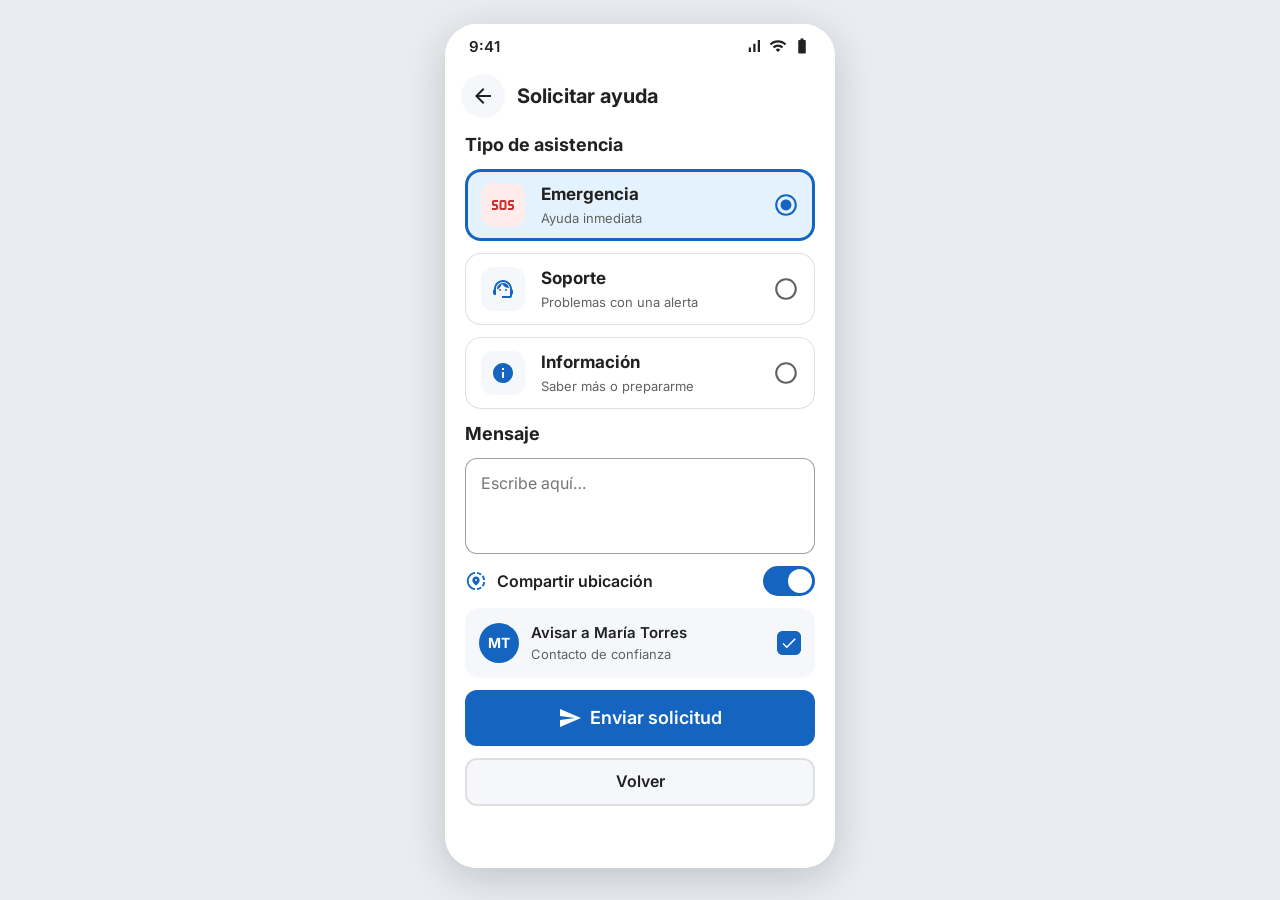
<file: solicitar-ayuda.html>
<!DOCTYPE html>
<html lang="es">
<head>
  <meta charset="UTF-8">
  <meta name="viewport" content="width=device-width, initial-scale=1.0">
  <title>Contacto / Ayuda | Alerta para Todos</title>
  <meta name="description" content="Alerta para Todos: alertas de emergencia accesibles. Pantalla MM-04.">
  <link rel="icon" href="imagenes/favicon.svg" type="image/svg+xml">
  <link rel="preconnect" href="https://fonts.googleapis.com">
  <link rel="preconnect" href="https://fonts.gstatic.com" crossorigin>
  <link href="https://fonts.googleapis.com/css2?family=Inter:wght@400;500;600;700&display=swap" rel="stylesheet">
  <link rel="stylesheet" href="css/estilos.css">
</head>
<body class="mobile" data-pantalla="MM-04">
  <div class="telefono" id="pantalla">
<div class="mm-01-inicio-1"><div class="status-bar-2"><div class="txt-3">9:41</div><div class="e4"><span class="ico-5"><svg fill="currentColor" aria-hidden="true" xmlns="http://www.w3.org/2000/svg" width="18" height="18" viewBox="0 0 24 24"><path d="M17 4h3v16h-3zM5 14h3v6H5zm6-5h3v11h-3z"/></svg></span><span class="ico-5"><svg fill="currentColor" aria-hidden="true" xmlns="http://www.w3.org/2000/svg" width="18" height="18" viewBox="0 0 24 24"><path d="m1 9 2 2c4.97-4.97 13.03-4.97 18 0l2-2C16.93 2.93 7.08 2.93 1 9zm8 8 3 3 3-3a4.237 4.237 0 0 0-6 0zm-4-4 2 2a7.074 7.074 0 0 1 10 0l2-2C15.14 9.14 8.87 9.14 5 13z"/></svg></span><span class="ico-5"><svg fill="currentColor" aria-hidden="true" xmlns="http://www.w3.org/2000/svg" width="18" height="18" viewBox="0 0 24 24"><path d="M15.67 4H14V2h-4v2H8.33C7.6 4 7 4.6 7 5.33v15.33C7 21.4 7.6 22 8.33 22h7.33c.74 0 1.34-.6 1.34-1.33V5.33C17 4.6 16.4 4 15.67 4z"/></svg></span></div></div><div class="header-89"><a class="e11 enlace" href="alerta-activa.html" aria-label="Volver" data-alerta="1"><span class="ico-26"><svg fill="currentColor" aria-hidden="true" xmlns="http://www.w3.org/2000/svg" width="24" height="24" viewBox="0 0 24 24"><path d="M20 11H7.83l5.59-5.59L12 4l-8 8 8 8 1.41-1.41L7.83 13H20v-2z"/></svg></span></a><div class="txt-90">Solicitar ayuda</div></div><div class="contenido-110"><div class="txt-91">Tipo de asistencia</div><button type="button" role="radio" aria-checked="true" class="emergencia-111 btn-reset opcion-ayuda" data-rol="opcion-ayuda" data-tipo="Emergencia"><div class="e112"><span class="ico-40"><svg fill="currentColor" aria-hidden="true" xmlns="http://www.w3.org/2000/svg" width="24" height="24" viewBox="0 0 24 24"><path d="M13.5 7h-3c-1.1 0-2 .9-2 2v6c0 1.1.9 2 2 2h3c1.1 0 2-.9 2-2V9c0-1.1-.9-2-2-2zm0 8h-3V9h3v6zM1 15h4v-2H3c-1.1 0-2-.9-2-2V9c0-1.1.9-2 2-2h4v2H3v2h2c1.1 0 2 .9 2 2v2c0 1.1-.9 2-2 2H1v-2zm16 0h4v-2h-2c-1.1 0-2-.9-2-2V9c0-1.1.9-2 2-2h4v2h-4v2h2c1.1 0 2 .9 2 2v2c0 1.1-.9 2-2 2h-4v-2z"/></svg></span></div><div class="e113"><div class="txt-114">Emergencia</div><div class="txt-115">Ayuda inmediata</div></div><span class="ico-116"><svg fill="currentColor" aria-hidden="true" xmlns="http://www.w3.org/2000/svg" width="26" height="26" viewBox="0 0 24 24"><path d="M12 7c-2.76 0-5 2.24-5 5s2.24 5 5 5 5-2.24 5-5-2.24-5-5-5zm0-5C6.48 2 2 6.48 2 12s4.48 10 10 10 10-4.48 10-10S17.52 2 12 2zm0 18c-4.42 0-8-3.58-8-8s3.58-8 8-8 8 3.58 8 8-3.58 8-8 8z"/></svg></span></button><button type="button" role="radio" aria-checked="false" class="soporte-117 btn-reset opcion-ayuda" data-rol="opcion-ayuda" data-tipo="Soporte"><div class="e25"><span class="ico-37"><svg fill="currentColor" aria-hidden="true" xmlns="http://www.w3.org/2000/svg" width="24" height="24" viewBox="0 0 24 24"><path d="M21 12.22C21 6.73 16.74 3 12 3c-4.69 0-9 3.65-9 9.28-.6.34-1 .98-1 1.72v2c0 1.1.9 2 2 2h1v-6.1c0-3.87 3.13-7 7-7s7 3.13 7 7V19h-8v2h8c1.1 0 2-.9 2-2v-1.22c.59-.31 1-.92 1-1.64v-2.3c0-.7-.41-1.31-1-1.62z"/><circle cx="9" cy="13" r="1"/><circle cx="15" cy="13" r="1"/><path d="M18 11.03A6.04 6.04 0 0 0 12.05 6c-3.03 0-6.29 2.51-6.03 6.45a8.075 8.075 0 0 0 4.86-5.89c1.31 2.63 4 4.44 7.12 4.47z"/></svg></span></div><div class="e113"><div class="txt-114">Soporte</div><div class="txt-115">Problemas con una alerta</div></div><span class="ico-118"><svg fill="currentColor" aria-hidden="true" xmlns="http://www.w3.org/2000/svg" width="26" height="26" viewBox="0 0 24 24"><path d="M12 2C6.48 2 2 6.48 2 12s4.48 10 10 10 10-4.48 10-10S17.52 2 12 2zm0 18c-4.42 0-8-3.58-8-8s3.58-8 8-8 8 3.58 8 8-3.58 8-8 8z"/></svg></span></button><button type="button" role="radio" aria-checked="false" class="soporte-117 btn-reset opcion-ayuda" data-rol="opcion-ayuda" data-tipo="Información"><div class="e25"><span class="ico-37"><svg fill="currentColor" aria-hidden="true" xmlns="http://www.w3.org/2000/svg" width="24" height="24" viewBox="0 0 24 24"><path d="M12 2C6.48 2 2 6.48 2 12s4.48 10 10 10 10-4.48 10-10S17.52 2 12 2zm1 15h-2v-6h2v6zm0-8h-2V7h2v2z"/></svg></span></div><div class="e113"><div class="txt-114">Información</div><div class="txt-115">Saber más o prepararme</div></div><span class="ico-118"><svg fill="currentColor" aria-hidden="true" xmlns="http://www.w3.org/2000/svg" width="26" height="26" viewBox="0 0 24 24"><path d="M12 2C6.48 2 2 6.48 2 12s4.48 10 10 10 10-4.48 10-10S17.52 2 12 2zm0 18c-4.42 0-8-3.58-8-8s3.58-8 8-8 8 3.58 8 8-3.58 8-8 8z"/></svg></span></button><div class="txt-91">Mensaje</div><label class="escribe-aqui-119 input-caja"><textarea class="campo-120 campo-multilinea" placeholder="Escribe aquí…" aria-label="Escribe aquí…"></textarea></label><div class="e19"><div class="logo-7"><span class="ico-73"><svg fill="currentColor" aria-hidden="true" xmlns="http://www.w3.org/2000/svg" width="22" height="22" viewBox="0 0 24 24"><path d="M13.02 19.93v2.02c2.01-.2 3.84-1 5.32-2.21l-1.42-1.43a7.941 7.941 0 0 1-3.9 1.62zM4.03 12c0-4.05 3.03-7.41 6.95-7.93V2.05C5.95 2.58 2.03 6.84 2.03 12c0 5.16 3.92 9.42 8.95 9.95v-2.02c-3.92-.52-6.95-3.88-6.95-7.93zm15.92-1h2.02c-.2-2.01-1-3.84-2.21-5.32l-1.43 1.43c.86 1.1 1.44 2.43 1.62 3.89zm-1.61-6.74a9.981 9.981 0 0 0-5.32-2.21v2.02c1.46.18 2.79.76 3.9 1.62l1.42-1.43zm-.01 12.64 1.43 1.42A9.949 9.949 0 0 0 21.97 13h-2.02a7.941 7.941 0 0 1-1.62 3.9z"/><path d="M16 11.1C16 8.61 14.1 7 12 7s-4 1.61-4 4.1c0 1.66 1.33 3.63 4 5.9 2.67-2.27 4-4.24 4-5.9zm-4 .9a1.071 1.071 0 0 1 0-2.14A1.071 1.071 0 0 1 12 12z"/></svg></span><div class="txt-99">Compartir ubicación</div></div><button type="button" role="switch" aria-checked="true" class="toggle on" data-rol="toggle"><span class="knob"></span></button></div><div class="contacto-105"><div class="e121"><div class="txt-122">MT</div></div><div class="e69"><div class="txt-123">Avisar a María Torres</div><div class="txt-124">Contacto de confianza</div></div><button type="button" role="checkbox" aria-checked="true" class="checkbox-125 checkbox" data-rol="checkbox"><span class="ico-50"><svg fill="currentColor" aria-hidden="true" xmlns="http://www.w3.org/2000/svg" width="18" height="18" viewBox="0 0 24 24"><path d="M9 16.17 4.83 12l-1.42 1.41L9 19 21 7l-1.41-1.41z"/></svg></span></button></div><a class="ver-alerta-activa-33 boton" href="solicitud-enviada.html" aria-label="Enviar solicitud"><span class="ico-34"><svg fill="currentColor" aria-hidden="true" xmlns="http://www.w3.org/2000/svg" width="24" height="24" viewBox="0 0 24 24"><path d="M2.01 21 23 12 2.01 3 2 10l15 2-15 2z"/></svg></span><div class="txt-35">Enviar solicitud</div></a><a class="volver-126 boton" href="alerta-activa.html" aria-label="Volver" data-alerta="1"><div class="txt-99">Volver</div></a></div></div>
  </div>
  <div class="aviso" id="aviso" role="status" aria-live="polite"></div>
  <script src="js/script.js"></script>
</body>
</html>
</file>
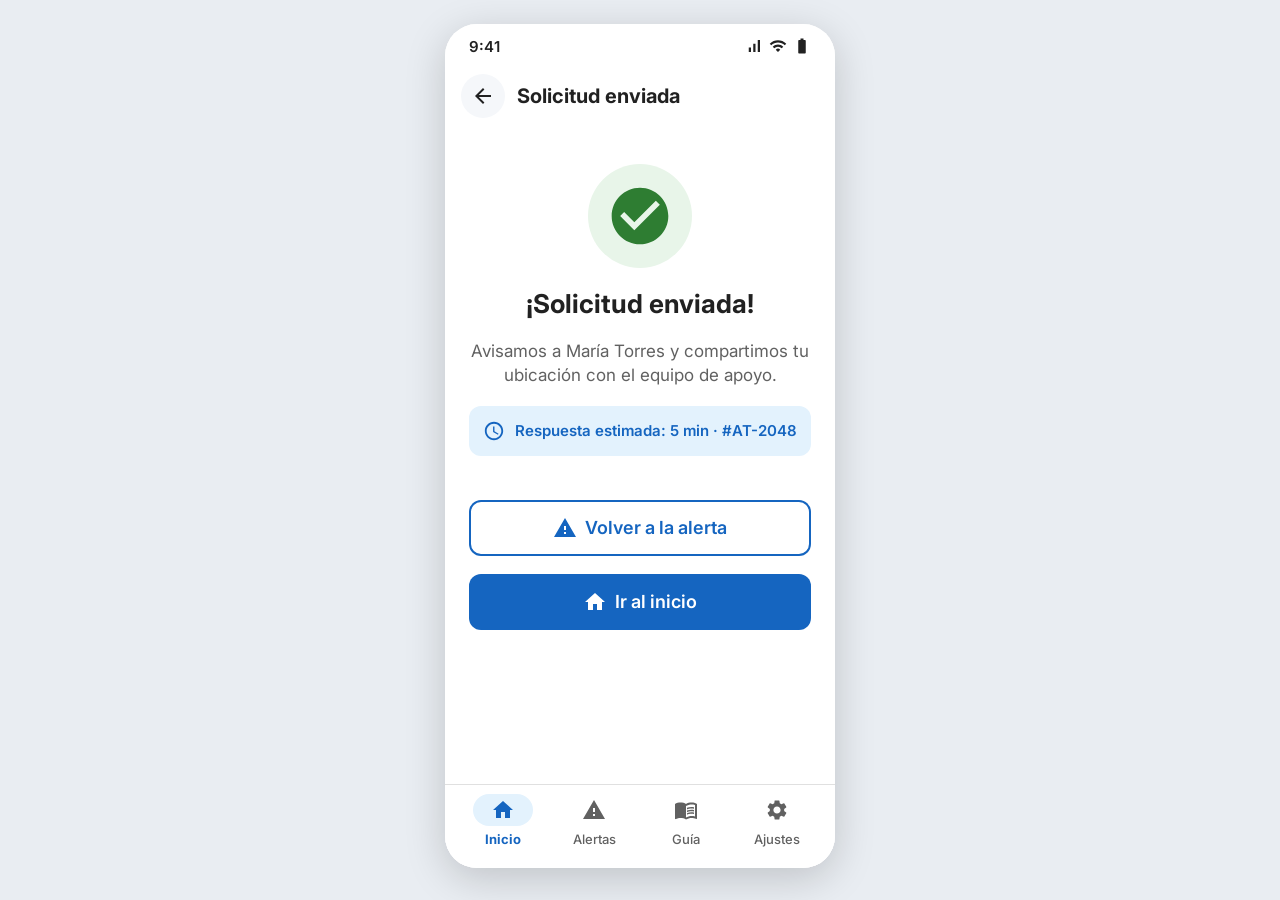
<file: solicitud-enviada.html>
<!DOCTYPE html>
<html lang="es">
<head>
  <meta charset="UTF-8">
  <meta name="viewport" content="width=device-width, initial-scale=1.0">
  <title>Solicitud enviada | Alerta para Todos</title>
  <meta name="description" content="Alerta para Todos: alertas de emergencia accesibles. Pantalla MM-07.">
  <link rel="icon" href="imagenes/favicon.svg" type="image/svg+xml">
  <link rel="preconnect" href="https://fonts.googleapis.com">
  <link rel="preconnect" href="https://fonts.gstatic.com" crossorigin>
  <link href="https://fonts.googleapis.com/css2?family=Inter:wght@400;500;600;700&display=swap" rel="stylesheet">
  <link rel="stylesheet" href="css/estilos.css">
</head>
<body class="mobile" data-pantalla="MM-07">
  <div class="telefono" id="pantalla">
<div class="mm-01-inicio-1"><div class="status-bar-2"><div class="txt-3">9:41</div><div class="e4"><span class="ico-5"><svg fill="currentColor" aria-hidden="true" xmlns="http://www.w3.org/2000/svg" width="18" height="18" viewBox="0 0 24 24"><path d="M17 4h3v16h-3zM5 14h3v6H5zm6-5h3v11h-3z"/></svg></span><span class="ico-5"><svg fill="currentColor" aria-hidden="true" xmlns="http://www.w3.org/2000/svg" width="18" height="18" viewBox="0 0 24 24"><path d="m1 9 2 2c4.97-4.97 13.03-4.97 18 0l2-2C16.93 2.93 7.08 2.93 1 9zm8 8 3 3 3-3a4.237 4.237 0 0 0-6 0zm-4-4 2 2a7.074 7.074 0 0 1 10 0l2-2C15.14 9.14 8.87 9.14 5 13z"/></svg></span><span class="ico-5"><svg fill="currentColor" aria-hidden="true" xmlns="http://www.w3.org/2000/svg" width="18" height="18" viewBox="0 0 24 24"><path d="M15.67 4H14V2h-4v2H8.33C7.6 4 7 4.6 7 5.33v15.33C7 21.4 7.6 22 8.33 22h7.33c.74 0 1.34-.6 1.34-1.33V5.33C17 4.6 16.4 4 15.67 4z"/></svg></span></div></div><div class="header-89"><a class="e11 enlace" href="solicitar-ayuda.html" aria-label="Volver"><span class="ico-26"><svg fill="currentColor" aria-hidden="true" xmlns="http://www.w3.org/2000/svg" width="24" height="24" viewBox="0 0 24 24"><path d="M20 11H7.83l5.59-5.59L12 4l-8 8 8 8 1.41-1.41L7.83 13H20v-2z"/></svg></span></a><div class="txt-90">Solicitud enviada</div></div><div class="contenido-150"><div class="e151"><span class="ico-152"><svg fill="currentColor" aria-hidden="true" xmlns="http://www.w3.org/2000/svg" width="68" height="68" viewBox="0 0 24 24"><path d="M12 2C6.48 2 2 6.48 2 12s4.48 10 10 10 10-4.48 10-10S17.52 2 12 2zm-2 15-5-5 1.41-1.41L10 14.17l7.59-7.59L19 8l-9 9z"/></svg></span></div><div class="txt-153">¡Solicitud enviada!</div><div class="txt-154">Avisamos a María Torres y compartimos tu ubicación con el equipo de apoyo.</div><div class="e155"><span class="ico-73"><svg fill="currentColor" aria-hidden="true" xmlns="http://www.w3.org/2000/svg" width="22" height="22" viewBox="0 0 24 24"><path d="M11.99 2C6.47 2 2 6.48 2 12s4.47 10 9.99 10C17.52 22 22 17.52 22 12S17.52 2 11.99 2zM12 20c-4.42 0-8-3.58-8-8s3.58-8 8-8 8 3.58 8 8-3.58 8-8 8z"/><path d="M12.5 7H11v6l5.25 3.15.75-1.23-4.5-2.67z"/></svg></span><div class="txt-156">Respuesta estimada: 5 min · #AT-2048</div></div><div class="spacer-157"></div><a class="volver-a-la-alerta-158 boton" href="alerta-activa.html" aria-label="Volver a la alerta" data-alerta="1"><span class="ico-37"><svg fill="currentColor" aria-hidden="true" xmlns="http://www.w3.org/2000/svg" width="24" height="24" viewBox="0 0 24 24"><path d="M1 21h22L12 2 1 21zm12-3h-2v-2h2v2zm0-4h-2v-4h2v4z"/></svg></span><div class="txt-38">Volver a la alerta</div></a><a class="ver-alerta-activa-33 boton" href="index.html" aria-label="Ir al inicio"><span class="ico-34"><svg fill="currentColor" aria-hidden="true" xmlns="http://www.w3.org/2000/svg" width="24" height="24" viewBox="0 0 24 24"><path d="M10 20v-6h4v6h5v-8h3L12 3 2 12h3v8z"/></svg></span><div class="txt-35">Ir al inicio</div></a></div><nav class="tab-bar-42 tab-bar" aria-label="Navegación principal"><a class="inicio-43 enlace" href="index.html" aria-label="Inicio"><div class="e44"><span class="ico-37"><svg fill="currentColor" aria-hidden="true" xmlns="http://www.w3.org/2000/svg" width="24" height="24" viewBox="0 0 24 24"><path d="M10 20v-6h4v6h5v-8h3L12 3 2 12h3v8z"/></svg></span></div><div class="txt-45">Inicio</div></a><a class="inicio-43 enlace" href="alerta-activa.html" aria-label="Alertas" data-alerta="1"><div class="e46"><span class="ico-12"><svg fill="currentColor" aria-hidden="true" xmlns="http://www.w3.org/2000/svg" width="24" height="24" viewBox="0 0 24 24"><path d="M1 21h22L12 2 1 21zm12-3h-2v-2h2v2zm0-4h-2v-4h2v4z"/></svg></span></div><div class="txt-47">Alertas</div></a><a class="inicio-43 enlace" href="detalle-alerta.html" aria-label="Guía"><div class="e46"><span class="ico-12"><svg fill="currentColor" aria-hidden="true" xmlns="http://www.w3.org/2000/svg" width="24" height="24" viewBox="0 0 24 24"><path d="M21 5c-1.11-.35-2.33-.5-3.5-.5-1.95 0-4.05.4-5.5 1.5-1.45-1.1-3.55-1.5-5.5-1.5S2.45 4.9 1 6v14.65c0 .25.25.5.5.5.1 0 .15-.05.25-.05C3.1 20.45 5.05 20 6.5 20c1.95 0 4.05.4 5.5 1.5 1.35-.85 3.8-1.5 5.5-1.5 1.65 0 3.35.3 4.75 1.05.1.05.15.05.25.05.25 0 .5-.25.5-.5V6c-.6-.45-1.25-.75-2-1zm0 13.5c-1.1-.35-2.3-.5-3.5-.5-1.7 0-4.15.65-5.5 1.5V8c1.35-.85 3.8-1.5 5.5-1.5 1.2 0 2.4.15 3.5.5v11.5z"/><path d="M17.5 10.5c.88 0 1.73.09 2.5.26V9.24c-.79-.15-1.64-.24-2.5-.24-1.7 0-3.24.29-4.5.83v1.66c1.13-.64 2.7-.99 4.5-.99zM13 12.49v1.66c1.13-.64 2.7-.99 4.5-.99.88 0 1.73.09 2.5.26V11.9c-.79-.15-1.64-.24-2.5-.24-1.7 0-3.24.3-4.5.83zm4.5 1.84c-1.7 0-3.24.29-4.5.83v1.66c1.13-.64 2.7-.99 4.5-.99.88 0 1.73.09 2.5.26v-1.52c-.79-.16-1.64-.24-2.5-.24z"/></svg></span></div><div class="txt-47">Guía</div></a><a class="inicio-43 enlace" href="accesibilidad.html" aria-label="Ajustes"><div class="e46"><span class="ico-12"><svg fill="currentColor" aria-hidden="true" xmlns="http://www.w3.org/2000/svg" width="24" height="24" viewBox="0 0 24 24"><path d="M19.14 12.94c.04-.3.06-.61.06-.94 0-.32-.02-.64-.07-.94l2.03-1.58a.49.49 0 0 0 .12-.61l-1.92-3.32a.488.488 0 0 0-.59-.22l-2.39.96c-.5-.38-1.03-.7-1.62-.94l-.36-2.54a.484.484 0 0 0-.48-.41h-3.84c-.24 0-.43.17-.47.41l-.36 2.54c-.59.24-1.13.57-1.62.94l-2.39-.96c-.22-.08-.47 0-.59.22L2.74 8.87c-.12.21-.08.47.12.61l2.03 1.58c-.05.3-.09.63-.09.94s.02.64.07.94l-2.03 1.58a.49.49 0 0 0-.12.61l1.92 3.32c.12.22.37.29.59.22l2.39-.96c.5.38 1.03.7 1.62.94l.36 2.54c.05.24.24.41.48.41h3.84c.24 0 .44-.17.47-.41l.36-2.54c.59-.24 1.13-.56 1.62-.94l2.39.96c.22.08.47 0 .59-.22l1.92-3.32c.12-.22.07-.47-.12-.61l-2.01-1.58zM12 15.6c-1.98 0-3.6-1.62-3.6-3.6s1.62-3.6 3.6-3.6 3.6 1.62 3.6 3.6-1.62 3.6-3.6 3.6z"/></svg></span></div><div class="txt-47">Ajustes</div></a></nav></div>
  </div>
  <div class="aviso" id="aviso" role="status" aria-live="polite"></div>
  <script src="js/script.js"></script>
</body>
</html>
</file>
<file: css/estilos.css>
/* ===== Alerta para Todos · estilos base =====
   Guía de estilos 4.1: Inter, #1565C0, #E3F2FD, #D32F2F, #212121, #616161, #2E7D32 */
*{margin:0;padding:0;box-sizing:border-box}
html{-webkit-text-size-adjust:100%}
body{font-family:'Inter',system-ui,sans-serif;-webkit-font-smoothing:antialiased;background:#F5F7FA;color:#212121}
a{text-decoration:none;color:inherit}
.btn-reset,button{font:inherit;border:0;background:none;cursor:pointer;text-align:inherit;color:inherit}
.boton,.enlace,.chip,.opcion-ayuda,.tarjeta-link,[data-accion]{cursor:pointer;transition:filter .15s,transform .1s,box-shadow .15s}
.boton:hover,.chip:hover,.tarjeta-link:hover,.opcion-ayuda:hover{filter:brightness(.95)}
.enlace:hover{filter:brightness(.93)}
.boton:active,.chip:active,[data-accion]:active{transform:scale(.98)}
a:focus-visible,button:focus-visible,input:focus-visible,select:focus-visible,textarea:focus-visible{outline:3px solid #FFB300;outline-offset:2px}
.input-caja{cursor:text}
.input-caja:focus-within{box-shadow:inset 0 0 0 2px #1565C0 !important}
.campo-multilinea{resize:none;height:100%;padding-top:14px !important}
.select-caja{cursor:pointer;position:relative}
.select-caja select{padding-right:4px}
.nav-interna{display:contents}
[data-rol=stepper]{flex-shrink:1 !important;min-width:0}
[data-rol=stepper]>*{flex-shrink:1 !important;min-width:0}
/* toggle */
.toggle{width:52px;height:30px;border-radius:999px;padding:3px;background:#BDBDBD;display:flex;align-items:center;justify-content:flex-start;flex-shrink:0;transition:background .2s}
.toggle .knob{width:24px;height:24px;border-radius:999px;background:#fff;display:block;transition:transform .2s}
.toggle.on{background:#1565C0}
.toggle.on .knob{transform:translateX(22px)}
.oscuro .toggle.on{background:#64B5F6}
/* checkbox */
.checkbox[aria-checked="false"]{background:#fff !important;box-shadow:inset 0 0 0 2px #9E9E9E !important}
.checkbox[aria-checked="false"] svg{visibility:hidden}
/* aviso (toast) */
.aviso{position:fixed;left:50%;bottom:32px;transform:translate(-50%,20px);background:#212121;color:#fff;padding:14px 22px;border-radius:12px;font-size:16px;font-weight:500;opacity:0;pointer-events:none;transition:opacity .2s,transform .2s;z-index:50;max-width:90vw;text-align:center}
.aviso.ver{opacity:1;transform:translate(-50%,0)}
.oculto{display:none !important}
/* mobile: pantalla de 390 px como el mockup */
body.mobile{background:#E9EDF2;display:flex;justify-content:center}
.telefono{width:100%;max-width:390px;min-height:100vh;background:#fff;display:flex;flex-direction:column}
.telefono>div{width:100% !important;min-height:100vh;display:flex;flex-direction:column}
.tab-bar{position:sticky;bottom:0;margin-top:auto;z-index:5}
body.oscuro{background:#121216}
.oscuro .telefono{background:#1E1E24}
.oscuro .aviso{background:#fff;color:#1E1E24}
@media (min-width:500px){body.mobile{padding:24px 0}.telefono{min-height:844px;border-radius:32px;overflow:hidden;box-shadow:0 10px 40px rgba(0,0,0,.18)}.telefono>div{min-height:844px}.tab-bar{position:static}}

/* ===== estilos de los componentes (generados desde el mockup) ===== */
.mm-01-inicio-1{display:flex;flex-direction:column;box-sizing:border-box;width:390px;background:#FFFFFF;align-items:flex-start;justify-content:flex-start;overflow:hidden}
.status-bar-2{display:flex;flex-direction:row;box-sizing:border-box;align-self:stretch;height:44px;flex-shrink:0;padding:0px 24px 0px 24px;align-items:center;justify-content:space-between}
.txt-3{flex-shrink:0;font-size:15px;font-weight:600;color:#212121;line-height:1.4;white-space:nowrap}
.e4{display:flex;flex-direction:row;box-sizing:border-box;flex-shrink:0;gap:6px;align-items:center;justify-content:flex-start}
.ico-5{width:18px;height:18px;flex-shrink:0;display:flex;color:#212121}
.e6{display:flex;flex-direction:row;box-sizing:border-box;align-self:stretch;height:60px;flex-shrink:0;padding:0px 20px 0px 20px;align-items:center;justify-content:space-between}
.logo-7{display:flex;flex-direction:row;box-sizing:border-box;flex-shrink:0;gap:10px;align-items:center;justify-content:flex-start}
.e8{display:flex;flex-direction:row;box-sizing:border-box;width:36px;flex-shrink:0;height:36px;background:#1565C0;border-radius:10px;align-items:center;justify-content:center}
.ico-9{width:22px;height:22px;flex-shrink:0;display:flex;color:#FFFFFF}
.txt-10{flex-shrink:0;font-size:18px;font-weight:700;color:#212121;line-height:1.4;white-space:nowrap}
.e11{display:flex;flex-direction:row;box-sizing:border-box;width:44px;flex-shrink:0;height:44px;background:#F5F7FA;border-radius:999px;align-items:center;justify-content:center}
.ico-12{width:24px;height:24px;flex-shrink:0;display:flex;color:#616161}
.contenido-13{display:flex;flex-direction:column;box-sizing:border-box;align-self:stretch;flex-grow:1;gap:16px;padding:8px 20px 24px 20px;align-items:flex-start;justify-content:flex-start}
.estado-14{display:flex;flex-direction:column;box-sizing:border-box;align-self:stretch;gap:10px;padding:20px 20px 20px 20px;background:#E8F5E9;border-radius:16px;align-items:center;justify-content:flex-start;box-shadow:inset 0 0 0 2px #2E7D32}
.ico-15{width:40px;height:40px;flex-shrink:0;display:flex;color:#2E7D32}
.txt-16{font-size:22px;font-weight:700;color:#2E7D32;line-height:1.4;white-space:nowrap}
.txt-17{font-size:15px;font-weight:400;color:#212121;line-height:1.4;white-space:nowrap}
.ultima-alerta-18{display:flex;flex-direction:column;box-sizing:border-box;align-self:stretch;gap:12px;padding:20px 20px 20px 20px;background:#FFFFFF;border-radius:16px;align-items:flex-start;justify-content:flex-start;box-shadow:inset 0 0 0 1px #E0E0E0,0 2px 8px rgba(0,0,0,0.06)}
.e19{display:flex;flex-direction:row;box-sizing:border-box;align-self:stretch;align-items:center;justify-content:space-between}
.txt-20{flex-shrink:0;font-size:20px;font-weight:600;color:#212121;line-height:1.4;white-space:nowrap}
.finalizada-21{display:flex;flex-direction:row;box-sizing:border-box;flex-shrink:0;gap:6px;padding:6px 12px 6px 12px;background:#F5F7FA;border-radius:999px;align-items:center;justify-content:flex-start}
.ico-22{width:16px;height:16px;flex-shrink:0;display:flex;color:#616161}
.txt-23{flex-shrink:0;font-size:14px;font-weight:600;color:#616161;line-height:1.4;white-space:nowrap}
.e24{display:flex;flex-direction:row;box-sizing:border-box;gap:12px;align-items:center;justify-content:flex-start}
.e25{display:flex;flex-direction:row;box-sizing:border-box;width:44px;flex-shrink:0;height:44px;background:#F5F7FA;border-radius:12px;align-items:center;justify-content:center}
.ico-26{width:24px;height:24px;flex-shrink:0;display:flex;color:#212121}
.e27{display:flex;flex-direction:column;box-sizing:border-box;flex-shrink:0;gap:2px;align-items:flex-start;justify-content:flex-start}
.txt-28{font-size:16px;font-weight:600;color:#212121;line-height:1.4;white-space:nowrap}
.txt-29{font-size:14px;font-weight:400;color:#616161;line-height:1.4;white-space:nowrap}
.consultar-30{display:flex;flex-direction:row;box-sizing:border-box;align-self:stretch;height:48px;flex-shrink:0;gap:8px;padding:12px 20px 12px 20px;background:#1565C0;border-radius:12px;align-items:center;justify-content:center}
.ico-31{width:20px;height:20px;flex-shrink:0;display:flex;color:#FFFFFF}
.txt-32{flex-shrink:0;font-size:16px;font-weight:600;color:#FFFFFF;line-height:1.4;white-space:nowrap}
.ver-alerta-activa-33{display:flex;flex-direction:row;box-sizing:border-box;align-self:stretch;height:56px;flex-shrink:0;gap:8px;padding:16px 24px 16px 24px;background:#1565C0;border-radius:12px;align-items:center;justify-content:center}
.ico-34{width:24px;height:24px;flex-shrink:0;display:flex;color:#FFFFFF}
.txt-35{flex-shrink:0;font-size:18px;font-weight:600;color:#FFFFFF;line-height:1.4;white-space:nowrap}
.ver-instrucciones-36{display:flex;flex-direction:row;box-sizing:border-box;align-self:stretch;height:56px;flex-shrink:0;gap:8px;padding:16px 24px 16px 24px;background:#E3F2FD;border-radius:12px;align-items:center;justify-content:center}
.ico-37{width:24px;height:24px;flex-shrink:0;display:flex;color:#1565C0}
.txt-38{flex-shrink:0;font-size:18px;font-weight:600;color:#1565C0;line-height:1.4;white-space:nowrap}
.solicitar-ayuda-39{display:flex;flex-direction:row;box-sizing:border-box;align-self:stretch;height:56px;flex-shrink:0;gap:8px;padding:16px 24px 16px 24px;background:#FFFFFF;border-radius:12px;align-items:center;justify-content:center;box-shadow:inset 0 0 0 2px #D32F2F}
.ico-40{width:24px;height:24px;flex-shrink:0;display:flex;color:#D32F2F}
.txt-41{flex-shrink:0;font-size:18px;font-weight:600;color:#D32F2F;line-height:1.4;white-space:nowrap}
.tab-bar-42{display:flex;flex-direction:row;box-sizing:border-box;align-self:stretch;height:84px;flex-shrink:0;padding:10px 12px 24px 12px;background:#FFFFFF;align-items:flex-start;justify-content:space-between;box-shadow:inset 0 1px 0 #E0E0E0}
.inicio-43{display:flex;flex-direction:column;box-sizing:border-box;flex:1 1 0;min-width:0;gap:4px;align-items:center;justify-content:flex-start}
.e44{display:flex;flex-direction:row;box-sizing:border-box;padding:4px 18px 4px 18px;background:#E3F2FD;border-radius:999px;align-items:flex-start;justify-content:flex-start}
.txt-45{font-size:13px;font-weight:700;color:#1565C0;line-height:1.4;white-space:nowrap}
.e46{display:flex;flex-direction:row;box-sizing:border-box;padding:4px 18px 4px 18px;border-radius:999px;align-items:flex-start;justify-content:flex-start}
.txt-47{font-size:13px;font-weight:500;color:#616161;line-height:1.4;white-space:nowrap}
.status-bar-48{display:flex;flex-direction:row;box-sizing:border-box;align-self:stretch;height:44px;flex-shrink:0;padding:0px 24px 0px 24px;background:#D32F2F;align-items:center;justify-content:space-between}
.txt-49{flex-shrink:0;font-size:15px;font-weight:600;color:#FFFFFF;line-height:1.4;white-space:nowrap}
.ico-50{width:18px;height:18px;flex-shrink:0;display:flex;color:#FFFFFF}
.cabecera-de-emergencia-51{display:flex;flex-direction:column;box-sizing:border-box;align-self:stretch;gap:12px;padding:4px 20px 20px 20px;background:#D32F2F;align-items:flex-start;justify-content:flex-start}
.e52{display:flex;flex-direction:row;box-sizing:border-box;align-self:stretch;gap:12px;align-items:center;justify-content:flex-start}
.volver-53{display:flex;flex-direction:row;box-sizing:border-box;width:44px;flex-shrink:0;height:44px;background:rgba(255,255,255,0.2);border-radius:999px;align-items:center;justify-content:center}
.txt-54{flex:1 1 0;min-width:0;font-size:16px;font-weight:600;color:#FFFFFF;line-height:1.4}
.e55{display:flex;flex-direction:row;box-sizing:border-box;flex-shrink:0;gap:6px;padding:6px 10px 6px 10px;border-radius:999px;align-items:center;justify-content:flex-start;box-shadow:inset 0 0 0 1px #FFFFFF}
.ico-56{width:16px;height:16px;flex-shrink:0;display:flex;color:#FFFFFF}
.txt-57{flex-shrink:0;font-size:13px;font-weight:600;color:#FFFFFF;line-height:1.4;white-space:nowrap}
.e58{display:flex;flex-direction:row;box-sizing:border-box;gap:14px;align-items:center;justify-content:flex-start}
.e59{display:flex;flex-direction:row;box-sizing:border-box;width:64px;flex-shrink:0;height:64px;background:#FFFFFF;border-radius:999px;align-items:center;justify-content:center}
.ico-60{width:38px;height:38px;flex-shrink:0;display:flex;color:#D32F2F}
.e61{display:flex;flex-direction:column;box-sizing:border-box;flex-shrink:0;gap:6px;align-items:flex-start;justify-content:flex-start}
.txt-62{font-size:32px;font-weight:700;color:#FFFFFF;line-height:1.4;white-space:nowrap}
.e63{display:flex;flex-direction:row;box-sizing:border-box;gap:6px;padding:4px 10px 4px 10px;background:#FFFFFF;border-radius:999px;align-items:center;justify-content:flex-start}
.ico-64{width:14px;height:14px;flex-shrink:0;display:flex;color:#D32F2F}
.txt-65{flex-shrink:0;font-size:12px;font-weight:700;color:#D32F2F;line-height:1.4;white-space:nowrap}
.contenido-66{display:flex;flex-direction:column;box-sizing:border-box;align-self:stretch;flex-grow:1;gap:14px;padding:8px 20px 24px 20px;align-items:flex-start;justify-content:flex-start}
.te-afecta-67{display:flex;flex-direction:row;box-sizing:border-box;align-self:stretch;gap:12px;padding:16px 16px 16px 16px;background:#FDECEA;border-radius:14px;align-items:center;justify-content:flex-start;box-shadow:inset 0 0 0 2px #D32F2F}
.ico-68{width:28px;height:28px;flex-shrink:0;display:flex;color:#D32F2F}
.e69{display:flex;flex-direction:column;box-sizing:border-box;flex:1 1 0;min-width:0;gap:2px;align-items:flex-start;justify-content:flex-start}
.txt-70{font-size:18px;font-weight:700;color:#D32F2F;line-height:1.4;white-space:nowrap}
.accion-inmediata-71{display:flex;flex-direction:column;box-sizing:border-box;align-self:stretch;gap:8px;align-items:flex-start;justify-content:flex-start}
.e72{display:flex;flex-direction:row;box-sizing:border-box;gap:8px;align-items:center;justify-content:flex-start}
.ico-73{width:22px;height:22px;flex-shrink:0;display:flex;color:#1565C0}
.txt-74{flex-shrink:0;font-size:16px;font-weight:700;color:#212121;line-height:1.4;white-space:nowrap}
.e75{display:flex;flex-direction:column;box-sizing:border-box;align-self:stretch;padding:18px 18px 18px 18px;background:#E3F2FD;border-radius:14px;align-items:flex-start;justify-content:flex-start}
.txt-76{align-self:stretch;font-size:20px;font-weight:600;color:#212121;line-height:1.4}
.controles-77{display:flex;flex-direction:row;box-sizing:border-box;align-self:stretch;gap:8px;align-items:flex-start;justify-content:flex-start}
.escuchar-78{display:flex;flex-direction:column;box-sizing:border-box;flex:1 1 0;min-width:0;height:72px;gap:4px;background:#FFFFFF;border-radius:12px;align-items:center;justify-content:center;box-shadow:inset 0 0 0 2px #1565C0}
.txt-79{font-size:14px;font-weight:600;color:#1565C0;line-height:1.4;white-space:nowrap}
.txt-80{flex-shrink:0;font-size:15px;font-weight:700;color:#212121;line-height:1.4;white-space:nowrap}
.txt-81{flex-shrink:0;font-size:14px;font-weight:600;color:#1565C0;line-height:1.4;white-space:nowrap}
.progreso-82{display:flex;flex-direction:row;box-sizing:border-box;width:350px;height:8px;flex-shrink:0;background:#E0E0E0;border-radius:999px;align-items:flex-start;justify-content:flex-start}
.e83{display:flex;flex-direction:column;box-sizing:border-box;width:117px;flex-shrink:0;height:8px;background:#1565C0;border-radius:999px;align-items:flex-start;justify-content:flex-start}
.paso-1-84{display:flex;flex-direction:row;box-sizing:border-box;align-self:stretch;gap:14px;padding:10px 12px 10px 12px;background:#E3F2FD;border-radius:12px;align-items:center;justify-content:flex-start;box-shadow:inset 0 0 0 2px #1565C0}
.e85{display:flex;flex-direction:row;box-sizing:border-box;width:32px;flex-shrink:0;height:32px;background:#1565C0;border-radius:999px;align-items:center;justify-content:center}
.txt-86{flex-shrink:0;font-size:16px;font-weight:700;color:#FFFFFF;line-height:1.4;white-space:nowrap}
.txt-87{flex:1 1 0;min-width:0;font-size:15px;font-weight:600;color:#212121;line-height:1.4}
.entendido-88{display:flex;flex-direction:row;box-sizing:border-box;align-self:stretch;height:56px;flex-shrink:0;gap:8px;padding:16px 24px 16px 24px;background:#2E7D32;border-radius:12px;align-items:center;justify-content:center}
.header-89{display:flex;flex-direction:row;box-sizing:border-box;align-self:stretch;height:56px;flex-shrink:0;gap:12px;padding:0px 16px 0px 16px;align-items:center;justify-content:flex-start}
.txt-90{flex:1 1 0;min-width:0;font-size:20px;font-weight:700;color:#212121;line-height:1.4}
.txt-91{font-size:18px;font-weight:700;color:#212121;line-height:1.4;white-space:nowrap}
.canales-92{display:flex;flex-direction:column;box-sizing:border-box;align-self:stretch;padding:4px 16px 4px 16px;background:#FFFFFF;border-radius:16px;align-items:flex-start;justify-content:flex-start;box-shadow:inset 0 0 0 1px #E0E0E0}
.aviso-visual-93{display:flex;flex-direction:row;box-sizing:border-box;align-self:stretch;height:60px;flex-shrink:0;gap:12px;align-items:center;justify-content:flex-start}
.txt-94{flex:1 1 0;min-width:0;font-size:16px;font-weight:600;color:#212121;line-height:1.4}
.on-95{display:flex;flex-direction:row;box-sizing:border-box;width:52px;flex-shrink:0;height:30px;padding:3px 3px 3px 3px;background:#1565C0;border-radius:999px;align-items:center;justify-content:flex-end}
.divider-96{display:flex;flex-direction:column;box-sizing:border-box;align-self:stretch;height:1px;flex-shrink:0;background:#E0E0E0;align-items:flex-start;justify-content:flex-start}
.off-97{display:flex;flex-direction:row;box-sizing:border-box;width:52px;flex-shrink:0;height:30px;padding:3px 3px 3px 3px;background:#BDBDBD;border-radius:999px;align-items:center;justify-content:flex-start}
.lectura-98{display:flex;flex-direction:column;box-sizing:border-box;align-self:stretch;gap:14px;padding:16px 16px 16px 16px;background:#FFFFFF;border-radius:16px;align-items:flex-start;justify-content:flex-start;box-shadow:inset 0 0 0 1px #E0E0E0}
.txt-99{flex-shrink:0;font-size:16px;font-weight:600;color:#212121;line-height:1.4;white-space:nowrap}
.letra-100{display:flex;flex-direction:row;box-sizing:border-box;flex-shrink:0;gap:12px;align-items:center;justify-content:flex-start}
.paso-ctrl-101{display:flex;flex-direction:row;box-sizing:border-box;width:44px;flex-shrink:0;height:44px;background:#FFFFFF;border-radius:10px;align-items:center;justify-content:center;box-shadow:inset 0 0 0 2px #1565C0}
.txt-102{flex-shrink:0;font-size:16px;font-weight:600;color:#1565C0;line-height:1.4;white-space:nowrap}
.paso-ctrl-103{display:flex;flex-direction:row;box-sizing:border-box;width:88px;flex-shrink:0;height:44px;background:#E3F2FD;border-radius:10px;align-items:center;justify-content:center}
.paso-ctrl-104{display:flex;flex-direction:row;box-sizing:border-box;width:44px;flex-shrink:0;height:44px;background:#1565C0;border-radius:10px;align-items:center;justify-content:center}
.contacto-105{display:flex;flex-direction:row;box-sizing:border-box;align-self:stretch;gap:12px;padding:14px 14px 14px 14px;background:#F5F7FA;border-radius:14px;align-items:center;justify-content:flex-start}
.e106{display:flex;flex-direction:row;box-sizing:border-box;width:44px;flex-shrink:0;height:44px;background:#1565C0;border-radius:999px;align-items:center;justify-content:center}
.txt-107{flex-shrink:0;font-size:15px;font-weight:700;color:#FFFFFF;line-height:1.4;white-space:nowrap}
.anadir-contacto-108{display:flex;flex-direction:row;box-sizing:border-box;align-self:stretch;height:48px;flex-shrink:0;gap:8px;padding:12px 20px 12px 20px;background:#FFFFFF;border-radius:12px;align-items:center;justify-content:center;box-shadow:inset 0 0 0 2px #1565C0}
.ico-109{width:20px;height:20px;flex-shrink:0;display:flex;color:#1565C0}
.contenido-110{display:flex;flex-direction:column;box-sizing:border-box;align-self:stretch;flex-grow:1;gap:12px;padding:8px 20px 24px 20px;align-items:flex-start;justify-content:flex-start}
.emergencia-111{display:flex;flex-direction:row;box-sizing:border-box;align-self:stretch;gap:4px;padding:14px 16px 14px 16px;background:#E3F2FD;border-radius:16px;align-items:center;justify-content:flex-start;box-shadow:inset 0 0 0 3px #1565C0}
.e112{display:flex;flex-direction:row;box-sizing:border-box;width:44px;flex-shrink:0;height:44px;background:#FDECEA;border-radius:12px;align-items:center;justify-content:center}
.e113{display:flex;flex-direction:column;box-sizing:border-box;flex:1 1 0;min-width:0;gap:2px;padding:0px 0px 0px 12px;align-items:flex-start;justify-content:flex-start}
.txt-114{font-size:17px;font-weight:700;color:#212121;line-height:1.4;white-space:nowrap}
.txt-115{align-self:stretch;font-size:13px;font-weight:400;color:#616161;line-height:1.4}
.ico-116{width:26px;height:26px;flex-shrink:0;display:flex;color:#1565C0}
.soporte-117{display:flex;flex-direction:row;box-sizing:border-box;align-self:stretch;gap:4px;padding:14px 16px 14px 16px;background:#FFFFFF;border-radius:16px;align-items:center;justify-content:flex-start;box-shadow:inset 0 0 0 1px #E0E0E0}
.ico-118{width:26px;height:26px;flex-shrink:0;display:flex;color:#616161}
.escribe-aqui-119{display:flex;flex-direction:row;box-sizing:border-box;align-self:stretch;height:96px;flex-shrink:0;gap:10px;padding:0px 16px 0px 16px;background:#FFFFFF;border-radius:12px;align-items:flex-start;justify-content:flex-start;box-shadow:inset 0 0 0 1px #9E9E9E}
.campo-120{font-size:16px;color:#212121;font-family:inherit;flex:1 1 0;min-width:0;border:0;outline:0;background:transparent;padding:0;line-height:1.4}
.e121{display:flex;flex-direction:row;box-sizing:border-box;width:40px;flex-shrink:0;height:40px;background:#1565C0;border-radius:999px;align-items:center;justify-content:center}
.txt-122{flex-shrink:0;font-size:14px;font-weight:700;color:#FFFFFF;line-height:1.4;white-space:nowrap}
.txt-123{font-size:15px;font-weight:600;color:#212121;line-height:1.4;white-space:nowrap}
.txt-124{font-size:13px;font-weight:400;color:#616161;line-height:1.4;white-space:nowrap}
.checkbox-125{display:flex;flex-direction:row;box-sizing:border-box;width:24px;flex-shrink:0;height:24px;background:#1565C0;border-radius:6px;align-items:center;justify-content:center;box-shadow:inset 0 0 0 2px #1565C0}
.volver-126{display:flex;flex-direction:row;box-sizing:border-box;align-self:stretch;height:48px;flex-shrink:0;gap:8px;padding:12px 20px 12px 20px;background:#F5F7FA;border-radius:12px;align-items:center;justify-content:center;box-shadow:inset 0 0 0 2px #E0E0E0}
.buscar-alertas-127{display:flex;flex-direction:row;box-sizing:border-box;align-self:stretch;height:52px;flex-shrink:0;gap:10px;padding:0px 16px 0px 16px;background:#FFFFFF;border-radius:12px;align-items:center;justify-content:flex-start;box-shadow:inset 0 0 0 1px #9E9E9E}
.ico-128{width:20px;height:20px;flex-shrink:0;display:flex;color:#616161}
.filtros-129{display:flex;flex-direction:row;box-sizing:border-box;gap:8px;align-items:flex-start;justify-content:flex-start}
.todas-130{display:flex;flex-direction:row;box-sizing:border-box;flex-shrink:0;padding:8px 12px 8px 12px;background:#1565C0;border-radius:999px;align-items:flex-start;justify-content:flex-start}
.sismo-131{display:flex;flex-direction:row;box-sizing:border-box;flex-shrink:0;padding:8px 12px 8px 12px;background:#FFFFFF;border-radius:999px;align-items:flex-start;justify-content:flex-start;box-shadow:inset 0 0 0 1px #E0E0E0}
.txt-132{flex-shrink:0;font-size:13px;font-weight:600;color:#212121;line-height:1.4;white-space:nowrap}
.sismo-133{display:flex;flex-direction:row;box-sizing:border-box;align-self:stretch;gap:12px;padding:14px 14px 14px 14px;background:#FFFFFF;border-radius:14px;align-items:center;justify-content:flex-start;box-shadow:inset 0 0 0 1px #E0E0E0}
.e134{display:flex;flex-direction:column;box-sizing:border-box;flex:1 1 0;min-width:0;gap:3px;align-items:flex-start;justify-content:flex-start}
.txt-135{font-size:16px;font-weight:700;color:#212121;line-height:1.4;white-space:nowrap}
.e136{display:flex;flex-direction:row;box-sizing:border-box;align-items:flex-start;justify-content:flex-start}
.e137{display:flex;flex-direction:row;box-sizing:border-box;flex-shrink:0;padding:8px 12px 8px 12px;border-radius:10px;align-items:center;justify-content:flex-start;box-shadow:inset 0 0 0 2px #1565C0}
.resumen-138{display:flex;flex-direction:row;box-sizing:border-box;align-self:stretch;gap:12px;padding:16px 16px 16px 16px;background:#FFFFFF;border-radius:14px;align-items:center;justify-content:flex-start;box-shadow:inset 0 0 0 1px #E0E0E0}
.e139{display:flex;flex-direction:row;box-sizing:border-box;width:52px;flex-shrink:0;height:52px;background:#F5F7FA;border-radius:14px;align-items:center;justify-content:center}
.ico-140{width:30px;height:30px;flex-shrink:0;display:flex;color:#212121}
.e141{display:flex;flex-direction:column;box-sizing:border-box;flex:1 1 0;min-width:0;gap:4px;align-items:flex-start;justify-content:flex-start}
.txt-142{font-size:20px;font-weight:700;color:#212121;line-height:1.4;white-space:nowrap}
.informacion-143{display:flex;flex-direction:column;box-sizing:border-box;align-self:stretch;gap:12px;padding:16px 16px 16px 16px;background:#FFFFFF;border-radius:16px;align-items:flex-start;justify-content:flex-start;box-shadow:inset 0 0 0 1px #E0E0E0}
.e144{display:flex;flex-direction:row;box-sizing:border-box;align-self:stretch;gap:12px;align-items:flex-start;justify-content:flex-start}
.ico-145{width:22px;height:22px;flex-shrink:0;display:flex;color:#616161}
.txt-146{align-self:stretch;font-size:16px;font-weight:600;color:#212121;line-height:1.4}
.paso-1-147{display:flex;flex-direction:row;box-sizing:border-box;align-self:stretch;gap:14px;padding:10px 12px 10px 12px;background:#FFFFFF;border-radius:12px;align-items:center;justify-content:flex-start;box-shadow:inset 0 0 0 1px #E0E0E0}
.e148{display:flex;flex-direction:row;box-sizing:border-box;width:32px;flex-shrink:0;height:32px;background:#2E7D32;border-radius:999px;align-items:center;justify-content:center}
.txt-149{flex:1 1 0;min-width:0;font-size:15px;font-weight:400;color:#212121;line-height:1.4}
.contenido-150{display:flex;flex-direction:column;box-sizing:border-box;align-self:stretch;flex-grow:1;gap:18px;padding:40px 24px 40px 24px;align-items:center;justify-content:flex-start}
.e151{display:flex;flex-direction:row;box-sizing:border-box;width:104px;height:104px;flex-shrink:0;background:#E8F5E9;border-radius:999px;align-items:center;justify-content:center}
.ico-152{width:68px;height:68px;flex-shrink:0;display:flex;color:#2E7D32}
.txt-153{font-size:26px;font-weight:700;color:#212121;line-height:1.4;white-space:nowrap}
.txt-154{align-self:stretch;font-size:17px;font-weight:400;color:#616161;line-height:1.4;text-align:center}
.e155{display:flex;flex-direction:row;box-sizing:border-box;align-self:stretch;gap:10px;padding:14px 14px 14px 14px;background:#E3F2FD;border-radius:12px;align-items:center;justify-content:flex-start}
.txt-156{flex:1 1 0;min-width:0;font-size:15px;font-weight:600;color:#1565C0;line-height:1.4}
.spacer-157{display:flex;flex-direction:column;box-sizing:border-box;align-self:stretch;height:8px;flex-shrink:0;align-items:flex-start;justify-content:flex-start}
.volver-a-la-alerta-158{display:flex;flex-direction:row;box-sizing:border-box;align-self:stretch;height:56px;flex-shrink:0;gap:8px;padding:16px 24px 16px 24px;background:#FFFFFF;border-radius:12px;align-items:center;justify-content:center;box-shadow:inset 0 0 0 2px #1565C0}
.mm-08-alerta-activa-alto-con-159{display:flex;flex-direction:column;box-sizing:border-box;width:390px;background:#1E1E24;align-items:flex-start;justify-content:flex-start;overflow:hidden}
.status-bar-160{display:flex;flex-direction:row;box-sizing:border-box;align-self:stretch;height:44px;flex-shrink:0;padding:0px 24px 0px 24px;background:#E63946;align-items:center;justify-content:space-between}
.cabecera-de-emergencia-161{display:flex;flex-direction:column;box-sizing:border-box;align-self:stretch;gap:12px;padding:4px 20px 20px 20px;background:#E63946;align-items:flex-start;justify-content:flex-start}
.ico-162{width:38px;height:38px;flex-shrink:0;display:flex;color:#B71C1C}
.ico-163{width:14px;height:14px;flex-shrink:0;display:flex;color:#B71C1C}
.txt-164{flex-shrink:0;font-size:12px;font-weight:700;color:#B71C1C;line-height:1.4;white-space:nowrap}
.te-afecta-165{display:flex;flex-direction:row;box-sizing:border-box;align-self:stretch;gap:12px;padding:16px 16px 16px 16px;background:#3A1F24;border-radius:14px;align-items:center;justify-content:flex-start;box-shadow:inset 0 0 0 2px #E63946}
.ico-166{width:28px;height:28px;flex-shrink:0;display:flex;color:#E63946}
.txt-167{font-size:18px;font-weight:700;color:#E63946;line-height:1.4;white-space:nowrap}
.txt-168{font-size:15px;font-weight:400;color:#FFFFFF;line-height:1.4;white-space:nowrap}
.ico-169{width:22px;height:22px;flex-shrink:0;display:flex;color:#64B5F6}
.e170{display:flex;flex-direction:column;box-sizing:border-box;align-self:stretch;padding:18px 18px 18px 18px;background:#1F2D3D;border-radius:14px;align-items:flex-start;justify-content:flex-start}
.txt-171{align-self:stretch;font-size:22px;font-weight:600;color:#FFFFFF;line-height:1.4}
.escuchar-172{display:flex;flex-direction:column;box-sizing:border-box;flex:1 1 0;min-width:0;height:72px;gap:4px;background:#2A2A32;border-radius:12px;align-items:center;justify-content:center;box-shadow:inset 0 0 0 2px #64B5F6}
.ico-173{width:24px;height:24px;flex-shrink:0;display:flex;color:#64B5F6}
.txt-174{font-size:14px;font-weight:600;color:#64B5F6;line-height:1.4;white-space:nowrap}
.txt-175{flex-shrink:0;font-size:14px;font-weight:600;color:#64B5F6;line-height:1.4;white-space:nowrap}
.progreso-176{display:flex;flex-direction:row;box-sizing:border-box;width:350px;height:8px;flex-shrink:0;background:#4A4A55;border-radius:999px;align-items:flex-start;justify-content:flex-start}
.e177{display:flex;flex-direction:column;box-sizing:border-box;width:117px;flex-shrink:0;height:8px;background:#64B5F6;border-radius:999px;align-items:flex-start;justify-content:flex-start}
.paso-1-178{display:flex;flex-direction:row;box-sizing:border-box;align-self:stretch;gap:14px;padding:10px 12px 10px 12px;background:#1F2D3D;border-radius:12px;align-items:center;justify-content:flex-start;box-shadow:inset 0 0 0 2px #64B5F6}
.e179{display:flex;flex-direction:row;box-sizing:border-box;width:32px;flex-shrink:0;height:32px;background:#64B5F6;border-radius:999px;align-items:center;justify-content:center}
.txt-180{flex-shrink:0;font-size:16px;font-weight:700;color:#1E1E24;line-height:1.4;white-space:nowrap}
.txt-181{flex:1 1 0;min-width:0;font-size:15px;font-weight:600;color:#FFFFFF;line-height:1.4}
.entendido-182{display:flex;flex-direction:row;box-sizing:border-box;align-self:stretch;height:56px;flex-shrink:0;gap:8px;padding:16px 24px 16px 24px;background:#66BB6A;border-radius:12px;align-items:center;justify-content:center}
.solicitar-ayuda-183{display:flex;flex-direction:row;box-sizing:border-box;align-self:stretch;height:56px;flex-shrink:0;gap:8px;padding:16px 24px 16px 24px;background:#2A2A32;border-radius:12px;align-items:center;justify-content:center;box-shadow:inset 0 0 0 2px #E63946}
.ico-184{width:24px;height:24px;flex-shrink:0;display:flex;color:#E63946}
.txt-185{flex-shrink:0;font-size:18px;font-weight:600;color:#E63946;line-height:1.4;white-space:nowrap}
.tab-bar-186{display:flex;flex-direction:row;box-sizing:border-box;align-self:stretch;height:84px;flex-shrink:0;padding:10px 12px 24px 12px;background:#2A2A32;align-items:flex-start;justify-content:space-between;box-shadow:inset 0 1px 0 #4A4A55}
.ico-187{width:24px;height:24px;flex-shrink:0;display:flex;color:#D0D0D8}
.txt-188{font-size:13px;font-weight:500;color:#D0D0D8;line-height:1.4;white-space:nowrap}
.e189{display:flex;flex-direction:row;box-sizing:border-box;padding:4px 18px 4px 18px;background:#1F2D3D;border-radius:999px;align-items:flex-start;justify-content:flex-start}
.txt-190{font-size:13px;font-weight:700;color:#64B5F6;line-height:1.4;white-space:nowrap}
</file>
